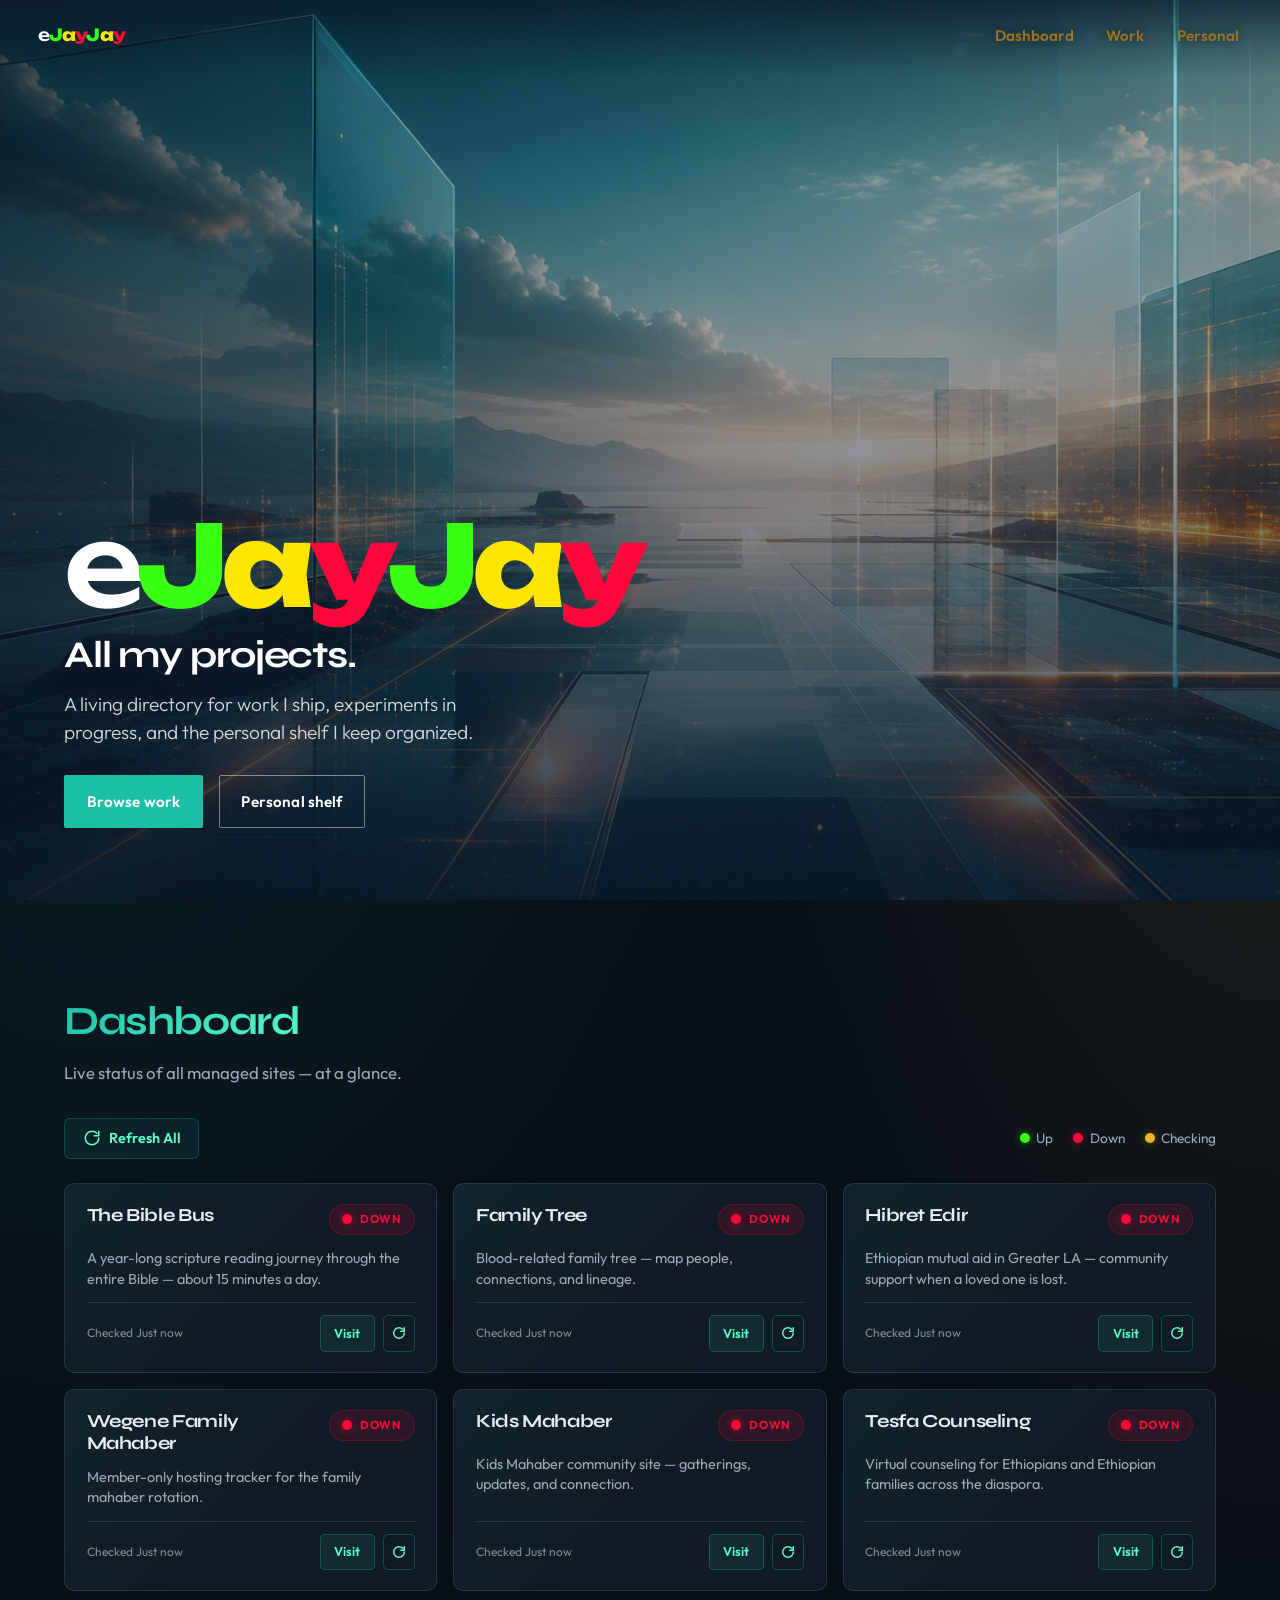
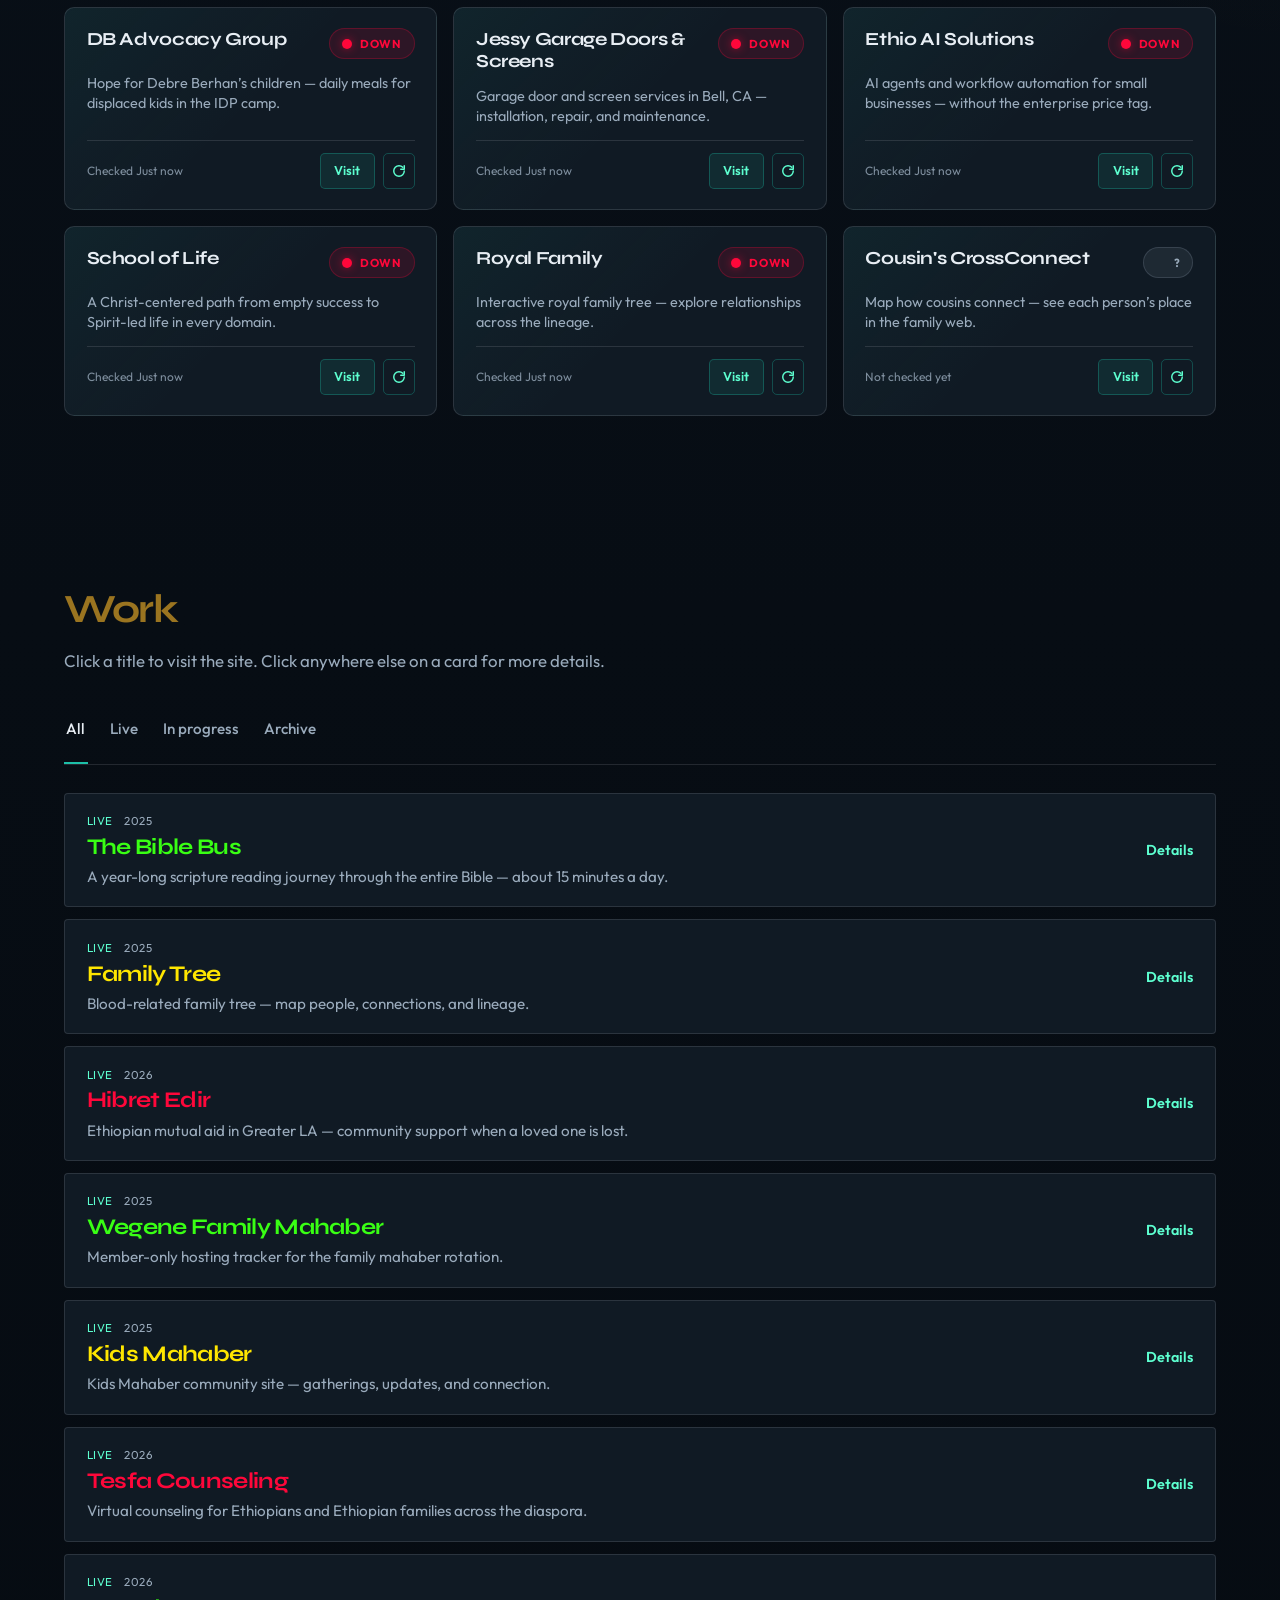
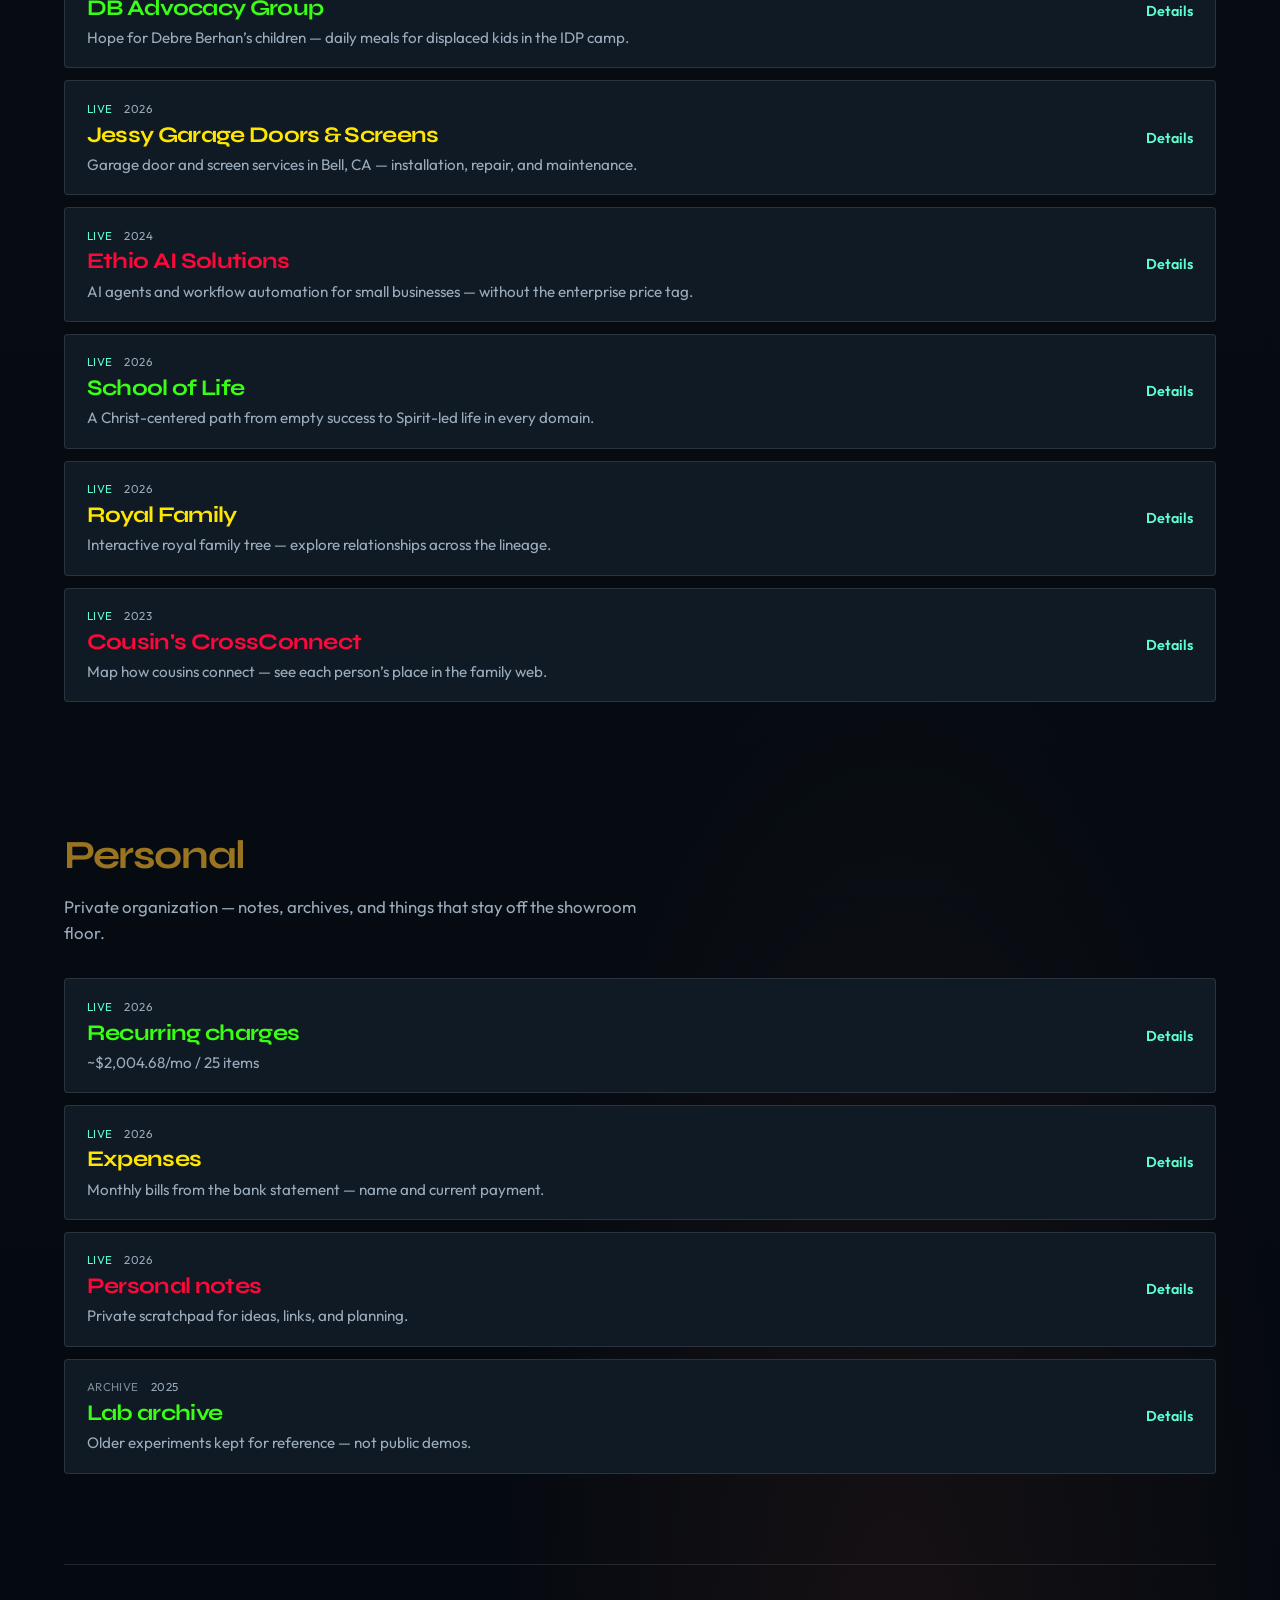
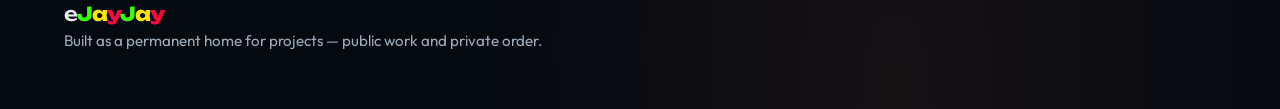
<file: index.html>
<!DOCTYPE html>
<html lang="en">
<head>
  <meta charset="utf-8">
  <meta name="viewport" content="width=device-width, initial-scale=1, viewport-fit=cover">
  <meta name="theme-color" content="#070d14">
  <title>eJayJay — projects hub</title>
  <meta name="description" content="eJayJay — all projects, in one place.">
  <link rel="preconnect" href="https://fonts.googleapis.com">
  <link rel="preconnect" href="https://fonts.gstatic.com" crossorigin>
  <link href="https://fonts.googleapis.com/css2?family=Outfit:wght@300;400;500;600;700&family=Syne:wght@600;700;800&family=Unbounded:wght@500;600;700;800;900&display=swap" rel="stylesheet">
  <link rel="stylesheet" href="/static/css/style.css">
</head>
<body>
<div class="grain" aria-hidden="true"></div>

<header class="top">
  <a class="top__mark" href="#top" aria-label="eJayJay"><span class="brand" aria-hidden="true"><span class="brand__e">e</span><span class="brand__j">J</span><span class="brand__a">a</span><span class="brand__y">y</span><span class="brand__j">J</span><span class="brand__a">a</span><span class="brand__y">y</span></span></a>
  <nav class="top__nav" aria-label="Primary">
    <a href="#dashboard">Dashboard</a>
    <a href="#work">Work</a>
    <a href="#personal">Personal</a>
  </nav>
</header>

<main id="top">
  <section class="hero" aria-label="Introduction">
    <div class="hero__media">
      <img
        src="/static/img/hero-atmosphere.png"
        alt=""
        width="1920"
        height="1080"
        fetchpriority="high"
        decoding="async"
        sizes="100vw"
      >
      <div class="hero__veil" aria-hidden="true"></div>
    </div>
    <div class="hero__content">
      <p class="hero__brand" aria-label="eJayJay"><span class="brand" aria-hidden="true"><span class="brand__e">e</span><span class="brand__j">J</span><span class="brand__a">a</span><span class="brand__y">y</span><span class="brand__j">J</span><span class="brand__a">a</span><span class="brand__y">y</span></span></p>
      <h1 class="hero__headline">All my projects.</h1>
      <p class="hero__lede">A living directory for work I ship, experiments in progress, and the personal shelf I keep organized.</p>
      <div class="hero__actions">
        <a class="btn btn--primary" href="#work">Browse work</a>
        <a class="btn btn--ghost" href="#personal">Personal shelf</a>
      </div>
    </div>
  </section>

  <section class="section section--dashboard" id="dashboard" aria-labelledby="dashboard-heading">
    <div class="section__intro">
      <h2 id="dashboard-heading">Dashboard</h2>
      <p>Live status of all managed sites — at a glance.</p>
    </div>

    <div class="dashboard">
      <div class="dashboard__controls">
        <button type="button" class="dashboard__refresh" id="refresh-status" aria-label="Refresh all statuses">
          <svg class="dashboard__refresh-icon" width="18" height="18" viewBox="0 0 24 24" fill="none" stroke="currentColor" stroke-width="2" stroke-linecap="round" stroke-linejoin="round">
            <path d="M21 12a9 9 0 1 1-9-9c2.52 0 4.83 1.04 6.5 2.72"/>
            <path d="M21 3v6h-6"/>
          </svg>
          <span>Refresh All</span>
        </button>
        <div class="dashboard__legend">
          <span class="dashboard__legend-item"><span class="status-dot status-dot--up"></span> Up</span>
          <span class="dashboard__legend-item"><span class="status-dot status-dot--down"></span> Down</span>
          <span class="dashboard__legend-item"><span class="status-dot status-dot--checking"></span> Checking</span>
        </div>
      </div>
      <div class="dashboard__grid" id="dashboard-grid">
        <!-- Cards rendered by JavaScript -->
      </div>
    </div>
  </section>

  <section class="section" id="work" aria-labelledby="work-heading">
    <div class="section__intro">
      <h2 id="work-heading">Work</h2>
      <p>Click a title to visit the site. Click anywhere else on a card for more details.</p>
    </div>

    <div class="filters" role="group" aria-label="Filter work">
      <button type="button" class="filter is-active" data-filter="all">All</button>
      <button type="button" class="filter" data-filter="live">Live</button>
      <button type="button" class="filter" data-filter="wip">In progress</button>
      <button type="button" class="filter" data-filter="archive">Archive</button>
    </div>

    <ul class="directory" data-directory="public"></ul>
  </section>

  <section class="section section--personal" id="personal" aria-labelledby="personal-heading">
    <div class="section__intro">
      <h2 id="personal-heading">Personal</h2>
      <p>Private organization — notes, archives, and things that stay off the showroom floor.</p>
    </div>

    <ul class="directory" data-directory="personal"></ul>
  </section>
</main>

<footer class="footer">
  <p class="footer__brand" aria-label="eJayJay"><span class="brand" aria-hidden="true"><span class="brand__e">e</span><span class="brand__j">J</span><span class="brand__a">a</span><span class="brand__y">y</span><span class="brand__j">J</span><span class="brand__a">a</span><span class="brand__y">y</span></span></p>
  <p class="footer__note">Built as a permanent home for projects — public work and private order.</p>
</footer>

<div class="detail" id="project-detail" hidden>
  <div class="detail__backdrop" data-close-detail tabindex="-1"></div>
  <aside
    class="detail__panel"
    role="dialog"
    aria-modal="true"
    aria-labelledby="detail-title"
  >
    <button type="button" class="detail__close" data-close-detail aria-label="Close details">×</button>
    <p class="detail__meta">
      <span class="detail__status" id="detail-status"></span>
      <span class="detail__year" id="detail-year"></span>
    </p>
    <h2 class="detail__title" id="detail-title"></h2>
    <p class="detail__tagline" id="detail-tagline"></p>
    <div class="detail__tags" id="detail-tags"></div>
    <div class="detail__about">
      <h3 class="detail__about-label">About</h3>
      <p class="detail__about-text" id="detail-about"></p>
    </div>
    <div class="detail__actions" id="detail-actions"></div>
  </aside>
</div>

<script src="/static/js/main.js" defer></script>
</body>
</html>
</file>
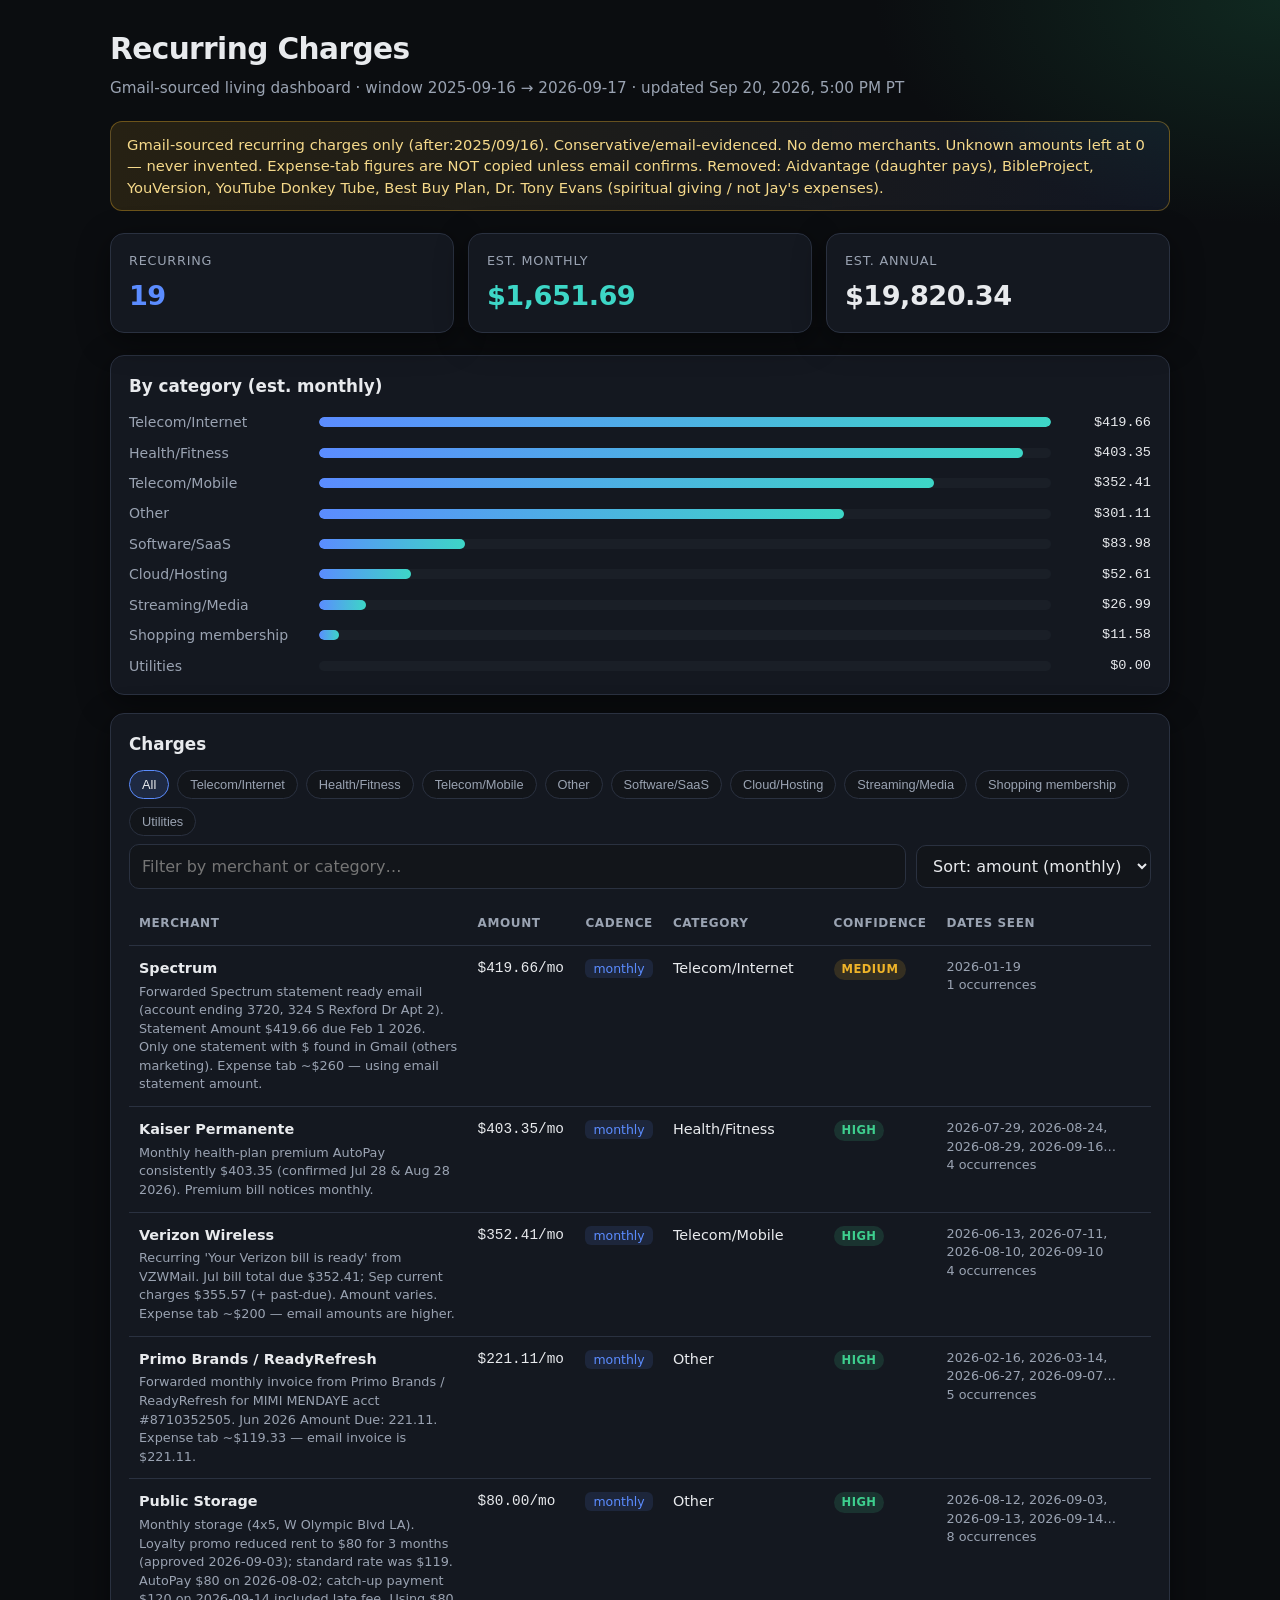
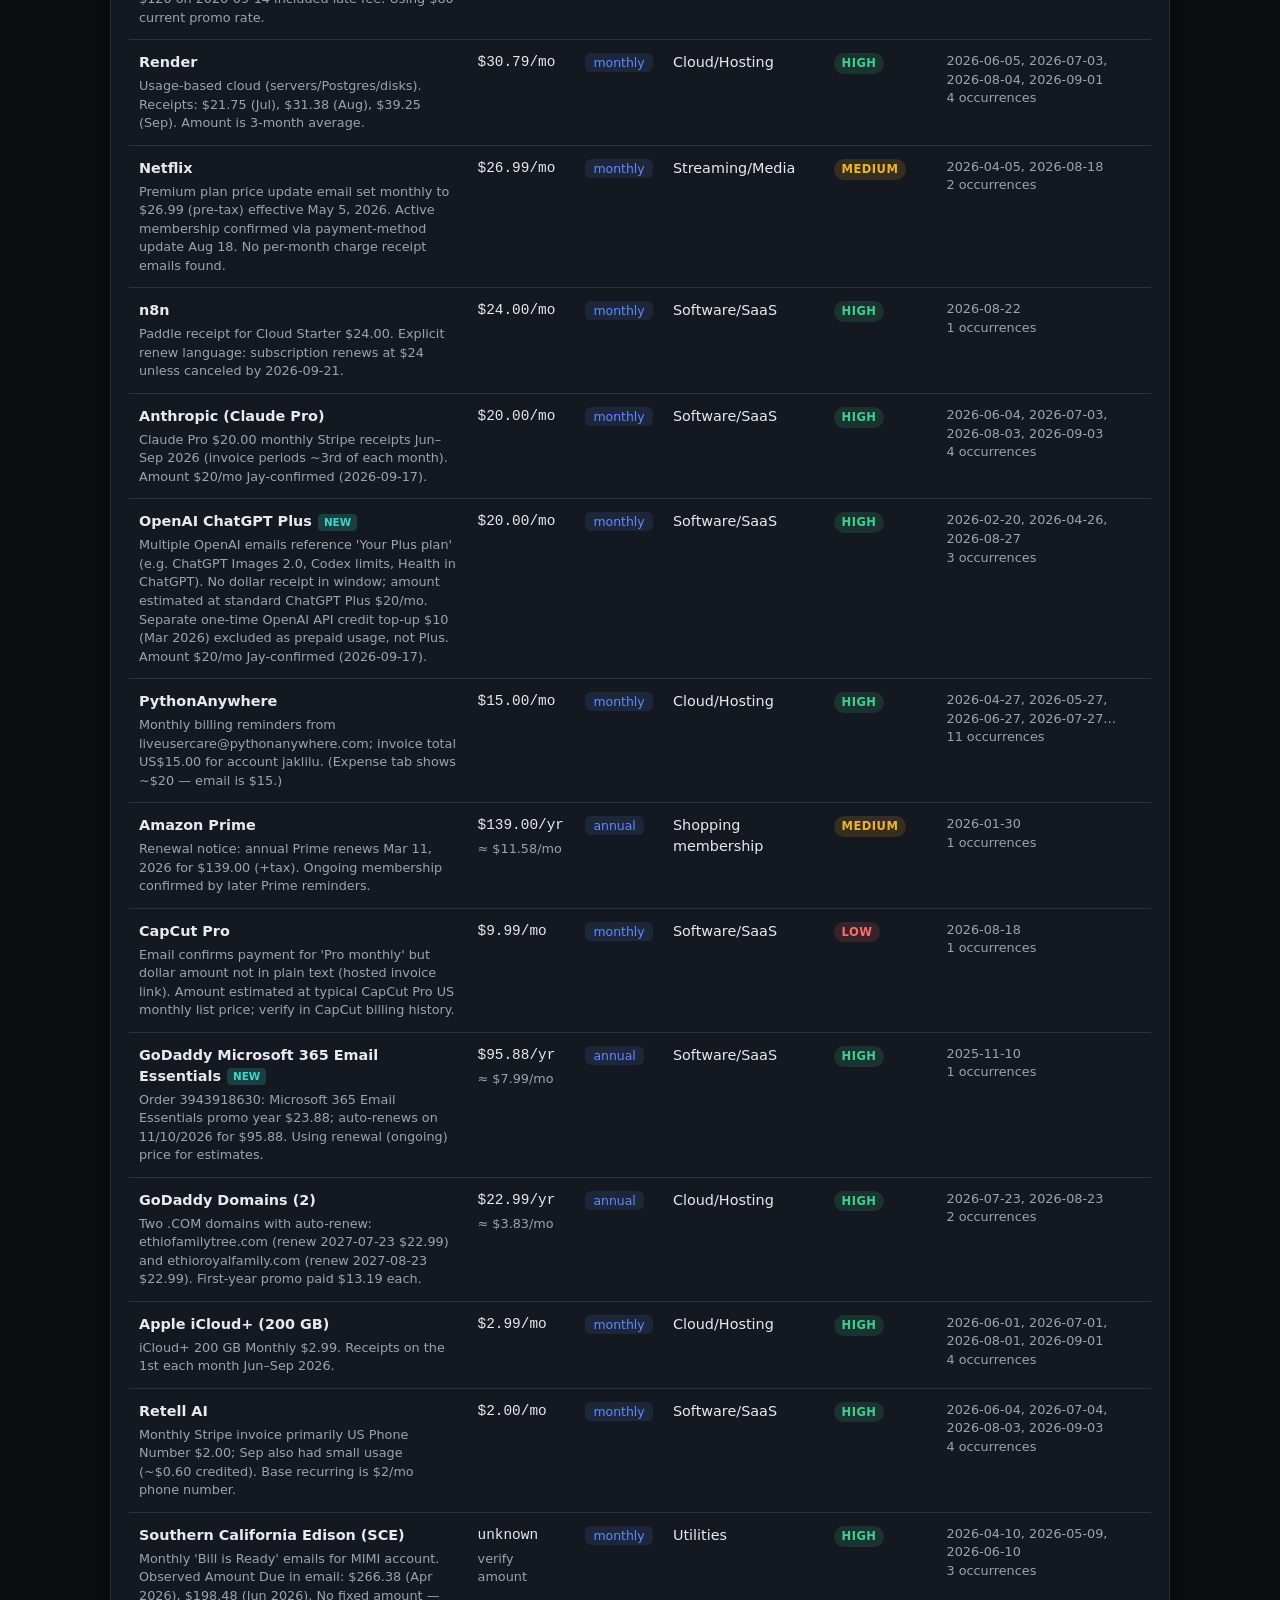
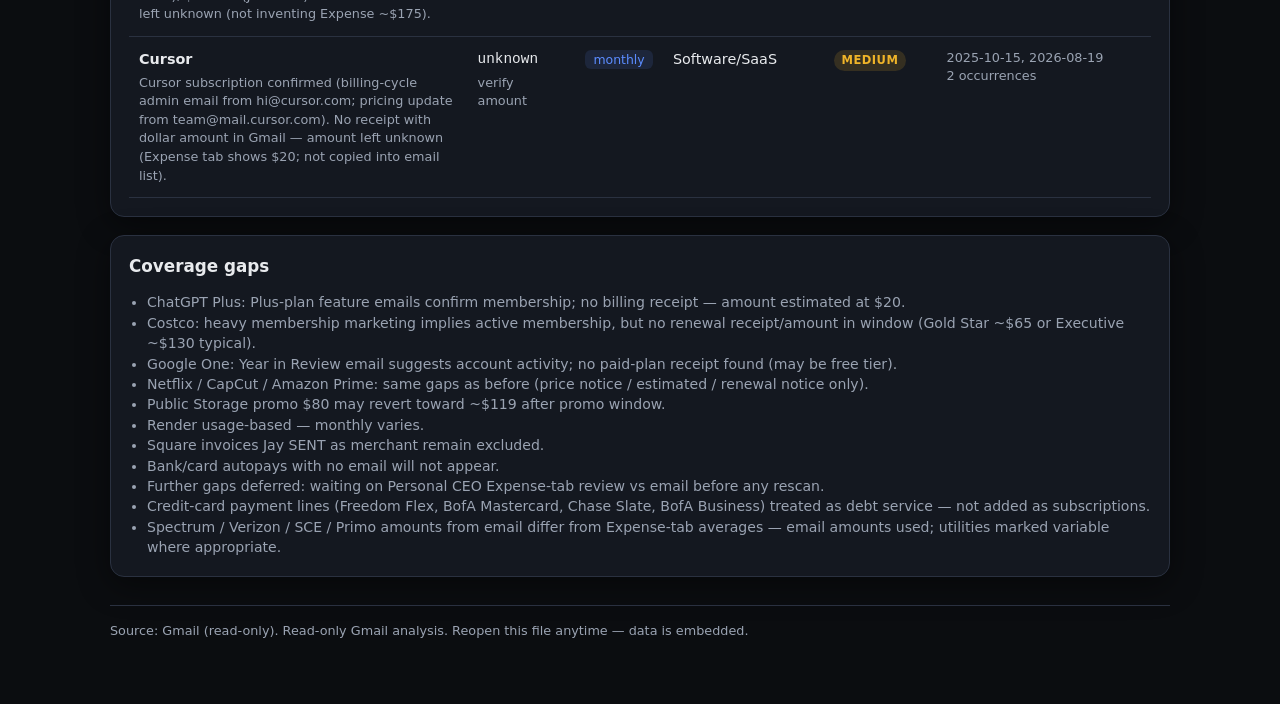
<file: personal/recurring-charges/index.html>
<!DOCTYPE html>
<html lang="en">
<head>
<meta charset="UTF-8" />
<meta name="viewport" content="width=device-width, initial-scale=1" />
<title>Recurring Charges</title>
<style>
  :root {
    --bg: #0b0d10;
    --bg2: #12151a;
    --bg3: #1a1f27;
    --border: #2a3140;
    --text: #e8eaed;
    --muted: #9aa3b2;
    --accent: #5b8cff;
    --accent2: #3dd6c6;
    --warn: #f0b429;
    --danger: #ff6b6b;
    --ok: #3ecf8e;
    --card: #141820;
    --shadow: 0 8px 32px rgba(0,0,0,.45);
    --radius: 14px;
    --font: "Segoe UI", system-ui, -apple-system, sans-serif;
    --mono: ui-monospace, SFMono-Regular, Menlo, Consolas, monospace;
  }
  * { box-sizing: border-box; }
  body {
    margin: 0;
    font-family: var(--font);
    background: radial-gradient(1200px 600px at 10% -10%, #152038 0%, transparent 55%),
                radial-gradient(900px 500px at 100% 0%, #102820 0%, transparent 45%),
                var(--bg);
    color: var(--text);
    min-height: 100vh;
    line-height: 1.45;
  }
  .wrap { max-width: 1100px; margin: 0 auto; padding: 28px 20px 64px; }
  header { margin-bottom: 22px; }
  h1 {
    font-size: 1.85rem;
    font-weight: 700;
    letter-spacing: -0.02em;
    margin: 0 0 6px;
  }
  .sub { color: var(--muted); font-size: .95rem; }
  .caveat {
    background: linear-gradient(90deg, rgba(240,180,41,.12), rgba(91,140,255,.08));
    border: 1px solid rgba(240,180,41,.35);
    color: #f5d98a;
    padding: 12px 16px;
    border-radius: 12px;
    margin: 18px 0 22px;
    font-size: .92rem;
  }
  .kpis {
    display: grid;
    grid-template-columns: repeat(3, 1fr);
    gap: 14px;
    margin-bottom: 22px;
  }
  @media (max-width: 720px) {
    .kpis { grid-template-columns: 1fr; }
  }
  .kpi {
    background: var(--card);
    border: 1px solid var(--border);
    border-radius: var(--radius);
    padding: 18px 18px 16px;
    box-shadow: var(--shadow);
  }
  .kpi .label { color: var(--muted); font-size: .8rem; text-transform: uppercase; letter-spacing: .06em; }
  .kpi .value { font-size: 1.7rem; font-weight: 700; margin-top: 6px; letter-spacing: -0.02em; }
  .kpi .value.accent { color: var(--accent2); }
  .kpi .value.blue { color: var(--accent); }
  .panel {
    background: var(--card);
    border: 1px solid var(--border);
    border-radius: var(--radius);
    padding: 18px;
    margin-bottom: 18px;
    box-shadow: var(--shadow);
  }
  .panel h2 {
    margin: 0 0 14px;
    font-size: 1.05rem;
    font-weight: 600;
  }
  .cats { display: flex; flex-direction: column; gap: 10px; }
  .cat-row { display: grid; grid-template-columns: 180px 1fr 90px; gap: 10px; align-items: center; }
  @media (max-width: 600px) {
    .cat-row { grid-template-columns: 1fr; gap: 4px; }
  }
  .cat-name { font-size: .88rem; color: var(--muted); }
  .bar-track {
    height: 10px;
    background: var(--bg3);
    border-radius: 999px;
    overflow: hidden;
  }
  .bar-fill {
    height: 100%;
    border-radius: 999px;
    background: linear-gradient(90deg, var(--accent), var(--accent2));
  }
  .cat-amt { text-align: right; font-variant-numeric: tabular-nums; font-family: var(--mono); font-size: .85rem; }
  .controls {
    display: flex; flex-wrap: wrap; gap: 10px; margin-bottom: 14px; align-items: center;
  }
  input[type="search"], select {
    background: var(--bg2);
    border: 1px solid var(--border);
    color: var(--text);
    border-radius: 10px;
    padding: 10px 12px;
    font: inherit;
    outline: none;
  }
  input[type="search"] { flex: 1; min-width: 180px; }
  input[type="search"]:focus, select:focus { border-color: var(--accent); }
  .chips { display: flex; flex-wrap: wrap; gap: 8px; margin-bottom: 8px; }
  .chip {
    border: 1px solid var(--border);
    background: var(--bg2);
    color: var(--muted);
    border-radius: 999px;
    padding: 6px 12px;
    font-size: .8rem;
    cursor: pointer;
  }
  .chip.active { border-color: var(--accent); color: var(--text); background: rgba(91,140,255,.15); }
  .table-wrap { overflow-x: auto; }
  table { width: 100%; border-collapse: collapse; font-size: .9rem; }
  th, td { padding: 12px 10px; text-align: left; border-bottom: 1px solid var(--border); vertical-align: top; }
  th { color: var(--muted); font-weight: 600; font-size: .75rem; text-transform: uppercase; letter-spacing: .05em; cursor: pointer; user-select: none; }
  th:hover { color: var(--text); }
  tr:hover td { background: rgba(255,255,255,.02); }
  .merchant { font-weight: 600; }
  .notes { color: var(--muted); font-size: .8rem; margin-top: 4px; max-width: 420px; }
  .badge {
    display: inline-block;
    padding: 2px 8px;
    border-radius: 999px;
    font-size: .72rem;
    font-weight: 600;
    text-transform: uppercase;
    letter-spacing: .04em;
  }
  .badge.high { background: rgba(62,207,142,.15); color: var(--ok); }
  .badge.medium { background: rgba(240,180,41,.15); color: var(--warn); }
  .badge.low { background: rgba(255,107,107,.15); color: var(--danger); }
  .cadence {
    font-size: .78rem;
    color: var(--accent);
    background: rgba(91,140,255,.12);
    padding: 2px 8px;
    border-radius: 6px;
  }
  .amt { font-family: var(--mono); font-variant-numeric: tabular-nums; white-space: nowrap; }
  .cards { display: none; flex-direction: column; gap: 12px; }
  @media (max-width: 800px) {
    .table-wrap { display: none; }
    .cards { display: flex; }
  }
  .card {
    background: var(--bg2);
    border: 1px solid var(--border);
    border-radius: 12px;
    padding: 14px;
  }
  .card-top { display: flex; justify-content: space-between; gap: 10px; align-items: flex-start; }
  .meta-row { display: flex; flex-wrap: wrap; gap: 8px; margin: 10px 0; }
  footer {
    margin-top: 28px;
    color: var(--muted);
    font-size: .8rem;
    border-top: 1px solid var(--border);
    padding-top: 16px;
  }
  .gaps ul { margin: 0; padding-left: 18px; color: var(--muted); font-size: .88rem; }
  .empty { color: var(--muted); padding: 20px; text-align: center; }
  .new-tag {
    display: inline-block;
    margin-left: 6px;
    font-size: .65rem;
    padding: 1px 6px;
    border-radius: 4px;
    background: rgba(61,214,198,.2);
    color: var(--accent2);
    vertical-align: middle;
  }
</style>
</head>
<body>
<div class="wrap">
  <header>
    <h1>Recurring Charges</h1>
    <div class="sub">Gmail-sourced living dashboard · window <span id="window"></span> · <span id="generated"></span></div>
  </header>

  <div class="caveat" id="caveat"></div>

  <section class="kpis">
    <div class="kpi"><div class="label">Recurring</div><div class="value blue" id="kpi-count">—</div></div>
    <div class="kpi"><div class="label">Est. monthly</div><div class="value accent" id="kpi-monthly">—</div></div>
    <div class="kpi"><div class="label">Est. annual</div><div class="value" id="kpi-annual">—</div></div>
  </section>

  <section class="panel">
    <h2>By category (est. monthly)</h2>
    <div class="cats" id="cats"></div>
  </section>

  <section class="panel">
    <h2>Charges</h2>
    <div class="chips" id="cat-chips"></div>
    <div class="controls">
      <input type="search" id="q" placeholder="Filter by merchant or category…" />
      <select id="sort">
        <option value="monthly">Sort: amount (monthly)</option>
        <option value="name">Sort: name</option>
        <option value="cadence">Sort: cadence</option>
        <option value="confidence">Sort: confidence</option>
      </select>
    </div>
    <div class="table-wrap">
      <table>
        <thead>
          <tr>
            <th data-sort="name">Merchant</th>
            <th data-sort="monthly">Amount</th>
            <th data-sort="cadence">Cadence</th>
            <th>Category</th>
            <th data-sort="confidence">Confidence</th>
            <th>Dates seen</th>
          </tr>
        </thead>
        <tbody id="tbody"></tbody>
      </table>
    </div>
    <div class="cards" id="cards"></div>
    <div class="empty" id="empty" style="display:none">No charges match your filter.</div>
  </section>

  <section class="panel gaps">
    <h2>Coverage gaps</h2>
    <ul id="gaps"></ul>
  </section>

  <footer>
    Source: <span id="source"></span>. Read-only Gmail analysis. Reopen this file anytime — data is embedded.
  </footer>
</div>

<script type="application/json" id="data">{
  "generated_at": "2026-09-21T00:00:00+00:00",
  "timezone": "America/Los_Angeles",
  "window": {
    "after": "2025-09-16",
    "through": "2026-09-17",
    "query_note": "after:2025/09/16 (last 1 year)"
  },
  "source": "Gmail (read-only)",
  "caveat": "Gmail-sourced recurring charges only (after:2025/09/16). Conservative/email-evidenced. No demo merchants. Unknown amounts left at 0 — never invented. Expense-tab figures are NOT copied unless email confirms. Removed: Aidvantage (daughter pays), BibleProject, YouVersion, YouTube Donkey Tube, Best Buy Plan, Dr. Tony Evans (spiritual giving / not Jay's expenses).",
  "summary": {
    "recurring_count": 19,
    "previous_recurring_count": 12,
    "new_since_previous": 7,
    "est_monthly_total": 1651.69,
    "est_annual_total": 19820.34,
    "currency": "USD",
    "by_category": {
      "Telecom/Internet": 419.66,
      "Health/Fitness": 403.35,
      "Telecom/Mobile": 352.41,
      "Other": 301.11,
      "Software/SaaS": 83.98,
      "Cloud/Hosting": 52.61,
      "Streaming/Media": 26.99,
      "Shopping membership": 11.58,
      "Utilities": 0.0
    },
    "quality": "conservative_email_evidenced",
    "banned_demo_merchants_present": false,
    "last_gap_pass": "2026-09-17 targeted Expense-gap search",
    "additions_this_pass": [
      "PythonAnywhere",
      "Verizon Wireless",
      "Southern California Edison (SCE)",
      "Spectrum",
      "Primo Brands / ReadyRefresh",
      "Cursor"
    ]
  },
  "charges": [
    {
      "merchant": "Spectrum",
      "category": "Telecom/Internet",
      "amount": 419.66,
      "currency": "USD",
      "cadence": "monthly",
      "est_monthly": 419.66,
      "est_annual": 5035.92,
      "confidence": "medium",
      "amount_status": "email_evidenced",
      "dates_seen": [
        "2026-01-19"
      ],
      "occurrence_count": 1,
      "notes": "Forwarded Spectrum statement ready email (account ending 3720, 324 S Rexford Dr Apt 2). Statement Amount $419.66 due Feb 1 2026. Only one statement with $ found in Gmail (others marketing). Expense tab ~$260 — using email statement amount.",
      "sample_subjects": [
        "Fw: Your Spectrum Statement is Ready"
      ],
      "thread_ids": [
        "19bd832817473b47"
      ]
    },
    {
      "id": "kaiser-permanente-premium",
      "merchant": "Kaiser Permanente",
      "category": "Health/Fitness",
      "amount": 403.35,
      "currency": "USD",
      "cadence": "monthly",
      "est_monthly": 403.35,
      "est_annual": 4840.2,
      "dates_seen": [
        "2026-05-22",
        "2026-05-29",
        "2026-06-24",
        "2026-06-30",
        "2026-07-24",
        "2026-07-29",
        "2026-08-24",
        "2026-08-29",
        "2026-09-16"
      ],
      "occurrence_count": 4,
      "confidence": "high",
      "notes": "Monthly health-plan premium AutoPay consistently $403.35 (confirmed Jul 28 & Aug 28 2026). Premium bill notices monthly.",
      "sample_subjects": [
        "Your AutoPayment has been Processed",
        "Your premium bill is available",
        "Upcoming Scheduled AutoPayment"
      ],
      "thread_ids": [
        "1a04fcb7d5687e49",
        "19fb02499e5420c3",
        "1a0a889e9571d654",
        "19fff41c99909c49"
      ]
    },
    {
      "merchant": "Verizon Wireless",
      "category": "Telecom/Mobile",
      "amount": 352.41,
      "currency": "USD",
      "cadence": "monthly",
      "est_monthly": 352.41,
      "est_annual": 4228.92,
      "confidence": "high",
      "amount_status": "email_evidenced_variable",
      "dates_seen": [
        "2026-06-13",
        "2026-07-11",
        "2026-08-10",
        "2026-09-10"
      ],
      "occurrence_count": 4,
      "notes": "Recurring 'Your Verizon bill is ready' from VZWMail. Jul bill total due $352.41; Sep current charges $355.57 (+ past-due). Amount varies. Expense tab ~$200 — email amounts are higher.",
      "sample_subjects": [
        "Your Verizon bill is ready.",
        "Your Verizon bill is ready–action needed."
      ],
      "thread_ids": [
        "19f51e5e72384993",
        "1a08d0670dc580ed"
      ]
    },
    {
      "merchant": "Primo Brands / ReadyRefresh",
      "category": "Other",
      "amount": 221.11,
      "currency": "USD",
      "cadence": "monthly",
      "est_monthly": 221.11,
      "est_annual": 2653.32,
      "confidence": "high",
      "amount_status": "email_evidenced",
      "dates_seen": [
        "2026-02-01",
        "2026-02-16",
        "2026-03-14",
        "2026-06-27",
        "2026-09-07"
      ],
      "occurrence_count": 5,
      "notes": "Forwarded monthly invoice from Primo Brands / ReadyRefresh for MIMI MENDAYE acct #8710352505. Jun 2026 Amount Due: 221.11. Expense tab ~$119.33 — email invoice is $221.11.",
      "sample_subjects": [
        "Fw: Your attached invoice is ready",
        "Thank you for your order Mimi!"
      ],
      "thread_ids": [
        "19f0a6978a6f3e0e"
      ]
    },
    {
      "id": "public-storage-olympic",
      "merchant": "Public Storage",
      "category": "Other",
      "amount": 80.0,
      "currency": "USD",
      "cadence": "monthly",
      "est_monthly": 80.0,
      "est_annual": 960.0,
      "dates_seen": [
        "2026-06-13",
        "2026-07-04",
        "2026-07-12",
        "2026-08-05",
        "2026-08-12",
        "2026-09-03",
        "2026-09-13",
        "2026-09-14"
      ],
      "occurrence_count": 8,
      "confidence": "high",
      "notes": "Monthly storage (4x5, W Olympic Blvd LA). Loyalty promo reduced rent to $80 for 3 months (approved 2026-09-03); standard rate was $119. AutoPay $80 on 2026-08-02; catch-up payment $120 on 2026-09-14 included late fee. Using $80 current promo rate.",
      "sample_subjects": [
        "We've received your payment",
        "Your AutoPay confirmation",
        "Your monthly statement",
        "Your Account Review Request - Approved"
      ],
      "thread_ids": [
        "1a0a1d608be8dd3c",
        "19fd33f8ea857717",
        "1a09c09d55a5e761",
        "1a068c12fd18578d"
      ]
    },
    {
      "id": "render-cloud",
      "merchant": "Render",
      "category": "Cloud/Hosting",
      "amount": 30.79,
      "currency": "USD",
      "cadence": "monthly",
      "est_monthly": 30.79,
      "est_annual": 369.48,
      "dates_seen": [
        "2026-06-05",
        "2026-07-03",
        "2026-08-04",
        "2026-09-01"
      ],
      "occurrence_count": 4,
      "confidence": "high",
      "notes": "Usage-based cloud (servers/Postgres/disks). Receipts: $21.75 (Jul), $31.38 (Aug), $39.25 (Sep). Amount is 3-month average.",
      "sample_subjects": [
        "Your receipt from Render Services, Inc dba Render #2730-3071",
        "Your receipt from Render Services, Inc dba Render #2833-4198",
        "Your receipt from Render Services, Inc dba Render #2109-8522"
      ],
      "thread_ids": [
        "1a05d9ec7aef2b64",
        "19fcbaa49567c704",
        "19f29db6a26decd6",
        "19e9592c11713145"
      ]
    },
    {
      "id": "netflix-premium",
      "merchant": "Netflix",
      "category": "Streaming/Media",
      "amount": 26.99,
      "currency": "USD",
      "cadence": "monthly",
      "est_monthly": 26.99,
      "est_annual": 323.88,
      "dates_seen": [
        "2026-04-05",
        "2026-08-18"
      ],
      "occurrence_count": 2,
      "confidence": "medium",
      "notes": "Premium plan price update email set monthly to $26.99 (pre-tax) effective May 5, 2026. Active membership confirmed via payment-method update Aug 18. No per-month charge receipt emails found.",
      "sample_subjects": [
        "Price update coming soon",
        "Your payment information has been updated"
      ],
      "thread_ids": [
        "19d5ce2e6ee13a73",
        "1a0173083af5e2f6"
      ]
    },
    {
      "id": "n8n-cloud-starter",
      "merchant": "n8n",
      "category": "Software/SaaS",
      "amount": 24.0,
      "currency": "USD",
      "cadence": "monthly",
      "est_monthly": 24.0,
      "est_annual": 288.0,
      "dates_seen": [
        "2026-08-22"
      ],
      "occurrence_count": 1,
      "confidence": "high",
      "notes": "Paddle receipt for Cloud Starter $24.00. Explicit renew language: subscription renews at $24 unless canceled by 2026-09-21.",
      "sample_subjects": [
        "Your n8n receipt"
      ],
      "thread_ids": [
        "1a02708f7053568e"
      ]
    },
    {
      "id": "anthropic-claude-pro",
      "merchant": "Anthropic (Claude Pro)",
      "category": "Software/SaaS",
      "amount": 20.0,
      "currency": "USD",
      "cadence": "monthly",
      "est_monthly": 20.0,
      "est_annual": 240.0,
      "dates_seen": [
        "2026-06-04",
        "2026-07-03",
        "2026-08-03",
        "2026-09-03"
      ],
      "occurrence_count": 4,
      "confidence": "high",
      "notes": "Claude Pro $20.00 monthly Stripe receipts Jun–Sep 2026 (invoice periods ~3rd of each month). Amount $20/mo Jay-confirmed (2026-09-17).",
      "sample_subjects": [
        "Your receipt from Anthropic, PBC #2900-0434-0677",
        "Your receipt from Anthropic, PBC #2844-3763-6476",
        "Your receipt from Anthropic, PBC #2174-5272-3576"
      ],
      "thread_ids": [
        "1a06a5eaf6d5786c",
        "19fcab944a7a7530",
        "19f2b14259bf5b12",
        "19e905c1f2a22184"
      ]
    },
    {
      "id": "openai-chatgpt-plus",
      "merchant": "OpenAI ChatGPT Plus",
      "category": "Software/SaaS",
      "amount": 20.0,
      "currency": "USD",
      "cadence": "monthly",
      "est_monthly": 20.0,
      "est_annual": 240.0,
      "dates_seen": [
        "2026-02-20",
        "2026-04-26",
        "2026-08-27"
      ],
      "occurrence_count": 3,
      "confidence": "high",
      "notes": "Multiple OpenAI emails reference 'Your Plus plan' (e.g. ChatGPT Images 2.0, Codex limits, Health in ChatGPT). No dollar receipt in window; amount estimated at standard ChatGPT Plus $20/mo. Separate one-time OpenAI API credit top-up $10 (Mar 2026) excluded as prepaid usage, not Plus. Amount $20/mo Jay-confirmed (2026-09-17).",
      "sample_subjects": [
        "Meet ChatGPT Images 2.0",
        "Codex now has 2x usage limits",
        "You now have access to Health in ChatGPT"
      ],
      "thread_ids": [
        "19dcb19e8bcb4dfd",
        "19c7861ff0054d08",
        "1a044f2843cacf32"
      ]
    },
    {
      "merchant": "PythonAnywhere",
      "category": "Cloud/Hosting",
      "amount": 15.0,
      "currency": "USD",
      "cadence": "monthly",
      "est_monthly": 15.0,
      "est_annual": 180.0,
      "confidence": "high",
      "amount_status": "email_evidenced",
      "dates_seen": [
        "2025-09-28",
        "2025-10-28",
        "2025-11-28",
        "2025-12-28",
        "2026-01-28",
        "2026-02-28",
        "2026-03-27",
        "2026-04-27",
        "2026-05-27",
        "2026-06-27",
        "2026-07-27"
      ],
      "occurrence_count": 11,
      "notes": "Monthly billing reminders from liveusercare@pythonanywhere.com; invoice total US$15.00 for account jaklilu. (Expense tab shows ~$20 — email is $15.)",
      "sample_subjects": [
        "[PythonAnywhere] Billing Reminder"
      ],
      "thread_ids": [
        "19fa49f92dcb6d38"
      ]
    },
    {
      "id": "amazon-prime-annual",
      "merchant": "Amazon Prime",
      "category": "Shopping membership",
      "amount": 139.0,
      "currency": "USD",
      "cadence": "annual",
      "est_monthly": 11.58,
      "est_annual": 139.0,
      "dates_seen": [
        "2026-01-30"
      ],
      "occurrence_count": 1,
      "confidence": "medium",
      "notes": "Renewal notice: annual Prime renews Mar 11, 2026 for $139.00 (+tax). Ongoing membership confirmed by later Prime reminders.",
      "sample_subjects": [
        "Behailu Aklilu, Your Prime membership renews soon.",
        "Reminder: podcasts are included with your Prime membership."
      ],
      "thread_ids": [
        "19c11284f7ef955e",
        "1a09b9fbae8afebf"
      ]
    },
    {
      "id": "capcut-pro-monthly",
      "merchant": "CapCut Pro",
      "category": "Software/SaaS",
      "amount": 9.99,
      "currency": "USD",
      "cadence": "monthly",
      "est_monthly": 9.99,
      "est_annual": 119.88,
      "dates_seen": [
        "2026-08-18"
      ],
      "occurrence_count": 1,
      "confidence": "low",
      "notes": "Email confirms payment for 'Pro monthly' but dollar amount not in plain text (hosted invoice link). Amount estimated at typical CapCut Pro US monthly list price; verify in CapCut billing history.",
      "sample_subjects": [
        "You can now request your invoice from CapCut",
        "You received a new receipt from CapCut"
      ],
      "thread_ids": [
        "1a012ab3a46ec21f",
        "1a012ae0adf86088"
      ]
    },
    {
      "id": "godaddy-microsoft-365-email-essentials",
      "merchant": "GoDaddy Microsoft 365 Email Essentials",
      "category": "Software/SaaS",
      "amount": 95.88,
      "currency": "USD",
      "cadence": "annual",
      "est_monthly": 7.99,
      "est_annual": 95.88,
      "dates_seen": [
        "2025-11-10"
      ],
      "occurrence_count": 1,
      "confidence": "high",
      "notes": "Order 3943918630: Microsoft 365 Email Essentials promo year $23.88; auto-renews on 11/10/2026 for $95.88. Using renewal (ongoing) price for estimates.",
      "sample_subjects": [
        "Jay Aklilu, thank you for your order."
      ],
      "thread_ids": [
        "19a6fced43929096"
      ]
    },
    {
      "id": "godaddy-domains",
      "merchant": "GoDaddy Domains (2)",
      "category": "Cloud/Hosting",
      "amount": 22.99,
      "currency": "USD",
      "cadence": "annual",
      "est_monthly": 3.83,
      "est_annual": 45.98,
      "dates_seen": [
        "2026-07-23",
        "2026-08-23"
      ],
      "occurrence_count": 2,
      "confidence": "high",
      "notes": "Two .COM domains with auto-renew: ethiofamilytree.com (renew 2027-07-23 $22.99) and ethioroyalfamily.com (renew 2027-08-23 $22.99). First-year promo paid $13.19 each.",
      "sample_subjects": [
        "Jay Aklilu, thank you for your order."
      ],
      "thread_ids": [
        "19f921b1bddf60e2",
        "1a02fbfbddea318b"
      ]
    },
    {
      "id": "apple-icloud-plus-200gb",
      "merchant": "Apple iCloud+ (200 GB)",
      "category": "Cloud/Hosting",
      "amount": 2.99,
      "currency": "USD",
      "cadence": "monthly",
      "est_monthly": 2.99,
      "est_annual": 35.88,
      "dates_seen": [
        "2026-06-01",
        "2026-07-01",
        "2026-08-01",
        "2026-09-01"
      ],
      "occurrence_count": 4,
      "confidence": "high",
      "notes": "iCloud+ 200 GB Monthly $2.99. Receipts on the 1st each month Jun–Sep 2026.",
      "sample_subjects": [
        "Your receipt from Apple."
      ],
      "thread_ids": [
        "1a05dda272bceb46",
        "19fbdc96c04eb34c",
        "19f1e8932dd20152",
        "19e83464f2283a22"
      ]
    },
    {
      "id": "retell-ai",
      "merchant": "Retell AI",
      "category": "Software/SaaS",
      "amount": 2.0,
      "currency": "USD",
      "cadence": "monthly",
      "est_monthly": 2.0,
      "est_annual": 24.0,
      "dates_seen": [
        "2026-06-04",
        "2026-07-04",
        "2026-08-03",
        "2026-09-03"
      ],
      "occurrence_count": 4,
      "confidence": "high",
      "notes": "Monthly Stripe invoice primarily US Phone Number $2.00; Sep also had small usage (~$0.60 credited). Base recurring is $2/mo phone number.",
      "sample_subjects": [
        "Your receipt from Retell AI #2604-4512",
        "Your receipt from Retell AI #2204-5800"
      ],
      "thread_ids": [
        "1a06aa1f609a013f",
        "19fcafaff668b833",
        "19f2b568b53618ca",
        "19e90d7a680cbfbe"
      ]
    },
    {
      "merchant": "Southern California Edison (SCE)",
      "category": "Utilities",
      "amount": 0.0,
      "currency": "USD",
      "cadence": "monthly",
      "est_monthly": 0.0,
      "est_annual": 0.0,
      "confidence": "high",
      "amount_status": "unknown_variable",
      "dates_seen": [
        "2026-04-10",
        "2026-05-09",
        "2026-06-10"
      ],
      "occurrence_count": 3,
      "notes": "Monthly 'Bill is Ready' emails for MIMI account. Observed Amount Due in email: $266.38 (Apr 2026), $198.48 (Jun 2026). No fixed amount — left unknown (not inventing Expense ~$175).",
      "sample_subjects": [
        "Bill is Ready"
      ],
      "thread_ids": [
        "19d79744d00f8396",
        "19eb39e5e6993233"
      ],
      "observed_amounts": [
        266.38,
        198.48
      ]
    },
    {
      "merchant": "Cursor",
      "category": "Software/SaaS",
      "amount": 0.0,
      "currency": "USD",
      "cadence": "monthly",
      "est_monthly": 0.0,
      "est_annual": 0.0,
      "confidence": "medium",
      "amount_status": "unknown",
      "dates_seen": [
        "2025-10-15",
        "2026-08-19"
      ],
      "occurrence_count": 2,
      "notes": "Cursor subscription confirmed (billing-cycle admin email from hi@cursor.com; pricing update from team@mail.cursor.com). No receipt with dollar amount in Gmail — amount left unknown (Expense tab shows $20; not copied into email list).",
      "sample_subjects": [
        "We're simplifying Cursor billing cycles",
        "Increased included usage and update to Auto pricing"
      ],
      "thread_ids": [
        "199e755e47f877e4",
        "1a01ac41d604baf4"
      ]
    }
  ],
  "excluded_one_time_sample": [
    {
      "merchant": "Thrive Market",
      "reason": "Annual membership $59.95 charged 2026-08-22 then canceled/refunded 2026-08-26 — not an ongoing recurring.",
      "dates": [
        "2026-08-22",
        "2026-08-26"
      ],
      "thread_ids": [
        "1a02d269c1ce2523",
        "1a03fb68fcd316af"
      ]
    },
    {
      "merchant": "Ethio Family Tree",
      "reason": "Multiple same-day 'New subscriber / Thank you for your payment' on 2026-08-22 look like one-time family-page purchases, not a repeating cadence.",
      "dates": [
        "2026-08-22"
      ],
      "thread_ids": [
        "1a02b66363e233fb",
        "1a02bb7d5c9ec061"
      ]
    },
    {
      "merchant": "Waymo",
      "reason": "Ride receipts (sporadic) — one-time trips, not subscription.",
      "dates": [
        "2026-07-13",
        "2026-09-07"
      ]
    },
    {
      "merchant": "Ferguson Home (PayPal)",
      "reason": "One-time $16.45 retail purchase.",
      "dates": [
        "2026-09-08"
      ]
    },
    {
      "merchant": "Gift Nest / Link",
      "reason": "Single receipt; no renewal language or repeat pattern.",
      "dates": [
        "2026-08-30"
      ]
    },
    {
      "merchant": "Laundry Breeze",
      "reason": "Single laundry receipt — not recurring subscription.",
      "dates": [
        "2026-08-28"
      ]
    },
    {
      "merchant": "Equinox / LA Fitness marketing",
      "reason": "Join/offer marketing only; no active membership charge emails.",
      "dates": [
        "2026-09-07",
        "2026-09-16"
      ]
    },
    {
      "merchant": "OpenAI API credit top-up",
      "reason": "One-time $10.00 API credit funding (Mar 27 2026) — prepaid usage balance, not a fixed recurring subscription.",
      "dates": [
        "2026-03-27"
      ],
      "thread_ids": [
        "19d317bc1f3771e8"
      ]
    },
    {
      "merchant": "Amazon Music",
      "reason": "Subscription ended / payment failed in window — not active recurring.",
      "dates": []
    },
    {
      "merchant": "Wikimedia",
      "reason": "Renewal solicitations only; no active recurring gift confirmed.",
      "dates": []
    },
    {
      "merchant": "Experian membership marketing",
      "reason": "Membership ID / promo emails; no clear charge amount or renewal receipt.",
      "dates": []
    }
  ],
  "coverage_gaps": [
    "ChatGPT Plus: Plus-plan feature emails confirm membership; no billing receipt — amount estimated at $20.",
    "Costco: heavy membership marketing implies active membership, but no renewal receipt/amount in window (Gold Star ~$65 or Executive ~$130 typical).",
    "Google One: Year in Review email suggests account activity; no paid-plan receipt found (may be free tier).",
    "Netflix / CapCut / Amazon Prime: same gaps as before (price notice / estimated / renewal notice only).",
    "Public Storage promo $80 may revert toward ~$119 after promo window.",
    "Render usage-based — monthly varies.",
    "Square invoices Jay SENT as merchant remain excluded.",
    "Bank/card autopays with no email will not appear.",
    "Further gaps deferred: waiting on Personal CEO Expense-tab review vs email before any rescan.",
    "Credit-card payment lines (Freedom Flex, BofA Mastercard, Chase Slate, BofA Business) treated as debt service — not added as subscriptions.",
    "Spectrum / Verizon / SCE / Primo amounts from email differ from Expense-tab averages — email amounts used; utilities marked variable where appropriate."
  ],
  "meta": {
    "threads_scanned_approx": 900,
    "deep_reads_approx": 55,
    "search_queries": 20,
    "deepen_pass": true,
    "newly_added_merchants": [
      "GoDaddy Microsoft 365 Email Essentials",
      "OpenAI ChatGPT Plus"
    ]
  }
}</script>
<script>
(function () {
  const DATA = JSON.parse(document.getElementById("data").textContent);
  const NEW_IDS = new Set((DATA.meta && DATA.meta.newly_added_merchants) || []);
  // map merchant names from newly_added list
  const newMerchants = new Set(DATA.meta?.newly_added_merchants || []);

  const money = (n) => "$" + Number(n || 0).toLocaleString(undefined, { minimumFractionDigits: 2, maximumFractionDigits: 2 });
  const fmtDate = (iso) => {
    try {
      const d = new Date(iso);
      return d.toLocaleString("en-US", { timeZone: DATA.timezone || "America/Los_Angeles", month: "short", day: "numeric", year: "numeric", hour: "numeric", minute: "2-digit" }) + " PT";
    } catch { return iso; }
  };

  document.getElementById("window").textContent = `${DATA.window.after} → ${DATA.window.through}`;
  document.getElementById("generated").textContent = "updated " + fmtDate(DATA.generated_at);
  document.getElementById("caveat").textContent = DATA.caveat;
  document.getElementById("source").textContent = DATA.source;
  document.getElementById("kpi-count").textContent = DATA.summary.recurring_count;
  document.getElementById("kpi-monthly").textContent = money(DATA.summary.est_monthly_total);
  document.getElementById("kpi-annual").textContent = money(DATA.summary.est_annual_total);

  const catsEl = document.getElementById("cats");
  const maxCat = Math.max(...Object.values(DATA.summary.by_category), 1);
  Object.entries(DATA.summary.by_category).forEach(([name, amt]) => {
    const row = document.createElement("div");
    row.className = "cat-row";
    row.innerHTML = `<div class="cat-name">${name}</div>
      <div class="bar-track"><div class="bar-fill" style="width:${(amt/maxCat)*100}%"></div></div>
      <div class="cat-amt">${money(amt)}</div>`;
    catsEl.appendChild(row);
  });

  const gaps = document.getElementById("gaps");
  (DATA.coverage_gaps || []).forEach((g) => {
    const li = document.createElement("li");
    li.textContent = g;
    gaps.appendChild(li);
  });

  let activeCat = "all";
  let sortKey = "monthly";
  const chips = document.getElementById("cat-chips");
  const cats = ["all", ...Object.keys(DATA.summary.by_category)];
  cats.forEach((c) => {
    const b = document.createElement("button");
    b.type = "button";
    b.className = "chip" + (c === "all" ? " active" : "");
    b.textContent = c === "all" ? "All" : c;
    b.addEventListener("click", () => {
      activeCat = c;
      [...chips.children].forEach((x) => x.classList.toggle("active", x === b));
      render();
    });
    chips.appendChild(b);
  });

  const confRank = { high: 3, medium: 2, low: 1 };
  function filtered() {
    const q = document.getElementById("q").value.trim().toLowerCase();
    let rows = DATA.charges.slice();
    if (activeCat !== "all") rows = rows.filter((r) => r.category === activeCat);
    if (q) rows = rows.filter((r) => (r.merchant + " " + r.category + " " + (r.notes || "")).toLowerCase().includes(q));
    rows.sort((a, b) => {
      if (sortKey === "name") return a.merchant.localeCompare(b.merchant);
      if (sortKey === "cadence") return a.cadence.localeCompare(b.cadence) || b.est_monthly - a.est_monthly;
      if (sortKey === "confidence") return (confRank[b.confidence] || 0) - (confRank[a.confidence] || 0) || b.est_monthly - a.est_monthly;
      return b.est_monthly - a.est_monthly;
    });
    return rows;
  }

  function amountCell(r) {
    if (r.cadence === "annual") {
      return `<div class="amt">${money(r.amount)}/yr</div><div class="notes">≈ ${money(r.est_monthly)}/mo</div>`;
    }
    if (!r.amount && r.amount !== 0) return `<div class="amt">—</div>`;
    if (r.amount === 0) return `<div class="amt">unknown</div><div class="notes">verify amount</div>`;
    return `<div class="amt">${money(r.amount)}/mo</div>`;
  }

  function isNew(r) {
    return newMerchants.has(r.merchant);
  }

  function render() {
    const rows = filtered();
    const tbody = document.getElementById("tbody");
    const cards = document.getElementById("cards");
    const empty = document.getElementById("empty");
    tbody.innerHTML = "";
    cards.innerHTML = "";
    empty.style.display = rows.length ? "none" : "block";
    rows.forEach((r) => {
      const newTag = isNew(r) ? '<span class="new-tag">NEW</span>' : "";
      const dates = (r.dates_seen || []).slice(-4).join(", ") + ((r.dates_seen || []).length > 4 ? "…" : "");
      const tr = document.createElement("tr");
      tr.innerHTML = `
        <td><div class="merchant">${r.merchant}${newTag}</div><div class="notes">${r.notes || ""}</div></td>
        <td>${amountCell(r)}</td>
        <td><span class="cadence">${r.cadence}</span></td>
        <td>${r.category}</td>
        <td><span class="badge ${r.confidence}">${r.confidence}</span></td>
        <td class="notes">${dates}<div>${r.occurrence_count || 0} occurrences</div></td>`;
      tbody.appendChild(tr);

      const card = document.createElement("div");
      card.className = "card";
      card.innerHTML = `
        <div class="card-top">
          <div><div class="merchant">${r.merchant}${newTag}</div><div class="notes">${r.category}</div></div>
          <div>${amountCell(r)}</div>
        </div>
        <div class="meta-row">
          <span class="cadence">${r.cadence}</span>
          <span class="badge ${r.confidence}">${r.confidence}</span>
        </div>
        <div class="notes">${r.notes || ""}</div>
        <div class="notes" style="margin-top:8px">${dates}</div>`;
      cards.appendChild(card);
    });
  }

  document.getElementById("q").addEventListener("input", render);
  document.getElementById("sort").addEventListener("change", (e) => { sortKey = e.target.value; render(); });
  document.querySelectorAll("th[data-sort]").forEach((th) => {
    th.addEventListener("click", () => {
      sortKey = th.getAttribute("data-sort");
      document.getElementById("sort").value = sortKey;
      render();
    });
  });
  render();
})();
</script>
</body>
</html>
</file>
<file: static/css/style.css>
/* eJayJay — luminous, precise, forward */

:root {
  --ink: #e8eef4;
  --ink-soft: #9aabbc;
  --paper: #070d14;
  --paper-2: #101a24;
  --line: rgba(232, 238, 244, 0.12);
  --teal: #1dbfa8;
  --teal-deep: #5dffd0;
  --amber: #f0b429;
  --gold: #c4a035;
  --gold-deep: #9a7420;
  --coral: #ff6b4a;
  --white: #ffffff;
  /* Brand face = wordmark only; display = headlines; body = UI copy */
  --font-brand: "Unbounded", sans-serif;
  --font-display: "Syne", sans-serif;
  --font-body: "Outfit", sans-serif;
  --ease: cubic-bezier(0.22, 1, 0.36, 1);
  --space: clamp(1.25rem, 3vw, 2.5rem);
  --max: 72rem;
}

*,
*::before,
*::after {
  box-sizing: border-box;
}

html {
  scroll-behavior: smooth;
  scroll-padding-top: 4.5rem;
}

body {
  margin: 0;
  min-height: 100vh;
  min-height: 100dvh;
  font-family: var(--font-body);
  font-weight: 400;
  font-size: 1.0625rem;
  line-height: 1.55;
  color: var(--ink);
  background:
    radial-gradient(110% 70% at 8% -5%, rgba(29, 191, 168, 0.16), transparent 52%),
    radial-gradient(90% 60% at 100% 5%, rgba(240, 180, 41, 0.1), transparent 48%),
    radial-gradient(70% 50% at 70% 100%, rgba(255, 107, 74, 0.07), transparent 45%),
    linear-gradient(180deg, #0a121c 0%, var(--paper) 45%, #050a10 100%);
  -webkit-font-smoothing: antialiased;
  overflow-x: hidden;
  text-size-adjust: 100%;
  -webkit-text-size-adjust: 100%;
}

img {
  max-width: 100%;
  display: block;
}

a {
  color: inherit;
  text-decoration: none;
}

code {
  font-size: 0.9em;
  background: var(--paper-2);
  padding: 0.1em 0.35em;
}

.grain {
  pointer-events: none;
  position: fixed;
  inset: 0;
  z-index: 50;
  opacity: 0.05;
  background-image: url("data:image/svg+xml,%3Csvg viewBox='0 0 256 256' xmlns='http://www.w3.org/2000/svg'%3E%3Cfilter id='n'%3E%3CfeTurbulence type='fractalNoise' baseFrequency='0.85' numOctaves='4' stitchTiles='stitch'/%3E%3C/filter%3E%3Crect width='100%25' height='100%25' filter='url(%23n)'/%3E%3C/svg%3E");
  mix-blend-mode: soft-light;
}

/* —— Top bar —— */
.top {
  position: fixed;
  top: 0;
  left: 0;
  right: 0;
  z-index: 40;
  display: flex;
  align-items: center;
  justify-content: space-between;
  gap: 1rem;
  padding: calc(0.85rem + env(safe-area-inset-top, 0px))
    max(var(--space), env(safe-area-inset-right, 0px))
    1.1rem
    max(var(--space), env(safe-area-inset-left, 0px));
  color: #fff;
  background: linear-gradient(180deg, rgba(10, 22, 40, 0.65) 0%, rgba(10, 22, 40, 0.25) 55%, transparent 100%);
}

.top__mark {
  font-family: var(--font-brand);
  font-weight: 700;
  font-size: 1.05rem;
  letter-spacing: -0.04em;
  line-height: 1;
  color: #fff;
}

.top__nav {
  display: flex;
  gap: 1.75rem;
  font-size: 0.95rem;
  font-weight: 600;
}

.top__nav a {
  color: var(--gold-deep);
  text-shadow: 0 1px 10px rgba(0, 0, 0, 0.45);
  transition: color 0.2s var(--ease);
  padding: 0.45rem 0.15rem;
  min-height: 44px;
  display: inline-flex;
  align-items: center;
}

.top__nav a:hover,
.top__nav a:focus-visible {
  color: var(--gold);
  outline: none;
}

/* —— Hero —— */
.hero {
  position: relative;
  min-height: 100svh;
  display: grid;
  align-items: end;
  overflow: hidden;
}

.hero__media {
  position: absolute;
  inset: 0;
  z-index: 0;
}

.hero__media img {
  width: 100%;
  height: 100%;
  object-fit: cover;
  object-position: center;
  transform: scale(1.04);
  animation: hero-drift 28s var(--ease) infinite alternate;
}

.hero__veil {
  position: absolute;
  inset: 0;
  background:
    linear-gradient(180deg, rgba(10, 22, 40, 0.2) 0%, rgba(10, 22, 40, 0.4) 42%, rgba(10, 22, 40, 0.82) 100%),
    linear-gradient(90deg, rgba(10, 22, 40, 0.45) 0%, transparent 55%);
}

.hero__content {
  position: relative;
  z-index: 1;
  width: min(100% - 2 * var(--space), var(--max));
  margin: 0 auto;
  padding: clamp(5.5rem, 16vh, 10rem) 0 clamp(2.75rem, 8vh, 5.5rem);
  padding-bottom: max(clamp(2.75rem, 8vh, 5.5rem), env(safe-area-inset-bottom, 0px));
  color: var(--white);
}

/* Wordmark: e stays neutral; J green, a yellow, y red */
.brand {
  font-family: var(--font-brand);
  font-weight: 800;
  letter-spacing: -0.055em;
  font-synthesis: none;
}

.brand__e {
  font-weight: 500;
  letter-spacing: -0.08em;
  margin-right: 0.01em;
  color: inherit;
}

.brand__j {
  color: #39ff14;
}

.brand__a {
  color: #ffe600;
}

.brand__y {
  color: #ff073a;
}

.hero__brand {
  margin: 0 0 1.1rem;
  font-size: clamp(3.4rem, 11vw, 7rem);
  line-height: 0.88;
  color: #fff;
  opacity: 0;
  animation: rise 1s var(--ease) 0.15s forwards;
}

.hero__brand .brand {
  display: inline-block;
}

.hero__headline {
  margin: 0 0 0.85rem;
  max-width: 14ch;
  font-family: var(--font-display);
  font-weight: 700;
  font-size: clamp(1.65rem, 3.6vw, 2.35rem);
  line-height: 1.15;
  letter-spacing: -0.03em;
  opacity: 0;
  animation: rise 1s var(--ease) 0.35s forwards;
}

.hero__lede {
  margin: 0 0 1.75rem;
  max-width: 34ch;
  font-size: clamp(1.05rem, 2vw, 1.2rem);
  font-weight: 300;
  line-height: 1.5;
  color: rgba(255, 255, 255, 0.82);
  opacity: 0;
  animation: rise 1s var(--ease) 0.5s forwards;
}

.hero__actions {
  display: flex;
  flex-wrap: wrap;
  gap: 0.75rem 1rem;
  opacity: 0;
  animation: rise 1s var(--ease) 0.65s forwards;
}

@keyframes rise {
  from {
    opacity: 0;
    transform: translateY(1.25rem);
  }
  to {
    opacity: 1;
    transform: translateY(0);
  }
}

@keyframes hero-drift {
  from {
    transform: scale(1.04) translate3d(0, 0, 0);
  }
  to {
    transform: scale(1.1) translate3d(-1.5%, -1%, 0);
  }
}

/* —— Buttons —— */
.btn {
  display: inline-flex;
  align-items: center;
  justify-content: center;
  padding: 0.85rem 1.35rem;
  min-height: 48px;
  font-family: var(--font-body);
  font-size: 0.95rem;
  font-weight: 600;
  letter-spacing: 0.01em;
  border: 1px solid transparent;
  border-radius: 2px;
  cursor: pointer;
  touch-action: manipulation;
  transition: transform 0.25s var(--ease), background 0.25s var(--ease), color 0.25s var(--ease), border-color 0.25s var(--ease);
}

.btn:hover,
.btn:focus-visible {
  transform: translateY(-1px);
  outline: none;
}

.btn--primary {
  background: var(--teal);
  color: var(--white);
}

.btn--primary:hover {
  background: var(--teal-deep);
}

.btn--ghost {
  background: transparent;
  color: var(--white);
  border-color: rgba(255, 255, 255, 0.45);
}

.btn--ghost:hover {
  border-color: #fff;
  background: rgba(255, 255, 255, 0.08);
}

/* —— Sections —— */
.section {
  width: min(100% - 2 * var(--space), var(--max));
  margin: 0 auto;
  padding: clamp(4rem, 10vh, 6.5rem) 0 2rem;
}

.section--personal {
  padding-bottom: clamp(4rem, 10vh, 6rem);
}

.section__intro {
  max-width: 36rem;
  margin-bottom: 2rem;
}

.section__intro h2 {
  margin: 0 0 0.5rem;
  font-family: var(--font-display);
  font-weight: 700;
  font-size: clamp(1.85rem, 3.5vw, 2.5rem);
  letter-spacing: -0.035em;
  color: var(--gold-deep);
}

.section__intro p {
  margin: 0;
  color: var(--ink-soft);
  font-size: 1.05rem;
}

/* —— Filters —— */
.filters {
  display: flex;
  flex-wrap: wrap;
  gap: 0.35rem 1.25rem;
  margin-bottom: 1.75rem;
  border-bottom: 1px solid var(--line);
  padding-bottom: 0.85rem;
}

.filter {
  appearance: none;
  background: none;
  border: none;
  padding: 0.55rem 0.15rem;
  min-height: 44px;
  font-family: var(--font-body);
  font-size: 0.95rem;
  font-weight: 500;
  color: var(--ink-soft);
  cursor: pointer;
  position: relative;
  touch-action: manipulation;
  transition: color 0.2s var(--ease);
}

.filter::after {
  content: "";
  position: absolute;
  left: 0;
  right: 0;
  bottom: -0.85rem;
  height: 2px;
  background: var(--teal);
  transform: scaleX(0);
  transform-origin: left;
  transition: transform 0.25s var(--ease);
}

.filter:hover,
.filter:focus-visible {
  color: var(--ink);
  outline: none;
}

.filter.is-active {
  color: var(--ink);
}

.filter.is-active::after {
  transform: scaleX(1);
}

/* —— Directory: stacked horizontal cards —— */
.directory {
  list-style: none;
  margin: 0;
  padding: 0;
  display: flex;
  flex-direction: column;
  gap: 0.75rem;
}

.entry {
  opacity: 0;
  transform: translateY(0.75rem);
  transition: opacity 0.55s var(--ease), transform 0.55s var(--ease);
  transition-delay: calc(var(--i, 0) * 60ms);
}

.entry.is-visible {
  opacity: 1;
  transform: translateY(0);
}

.entry.is-hidden {
  display: none;
}

.entry--empty {
  padding: 1.5rem 0;
  color: var(--ink-soft);
  opacity: 1;
  transform: none;
}

.entry__card {
  display: grid;
  grid-template-columns: minmax(0, 1fr) auto;
  grid-template-areas:
    "meta go"
    "name go"
    "tag go";
  align-items: start;
  column-gap: 1.25rem;
  row-gap: 0.25rem;
  padding: 1.15rem 1.35rem;
  background: var(--paper-2);
  border: 1px solid var(--line);
  border-radius: 4px;
  cursor: pointer;
  transition:
    border-color 0.25s var(--ease),
    background 0.25s var(--ease),
    transform 0.25s var(--ease);
}

.entry__card:hover,
.entry__card:focus-visible {
  border-color: rgba(232, 238, 244, 0.28);
  background: #152231;
  transform: translateY(-2px);
  outline: none;
}

.entry__meta {
  grid-area: meta;
  display: flex;
  align-items: center;
  gap: 0.75rem;
  font-size: 0.72rem;
  letter-spacing: 0.04em;
  text-transform: uppercase;
  color: var(--ink-soft);
}

.entry__status[data-status="live"] {
  color: var(--teal-deep);
}

.entry__status[data-status="wip"] {
  color: var(--amber);
}

.entry__status[data-status="archive"] {
  color: #7d8b9a;
}

.entry__name {
  grid-area: name;
  margin: 0;
  font-family: var(--font-display);
  font-weight: 700;
  font-size: clamp(1.15rem, 2vw, 1.4rem);
  letter-spacing: -0.03em;
  line-height: 1.15;
}

.entry__title-link,
.entry__title-text {
  color: inherit;
  text-decoration: none;
}

.entry__title-link:hover,
.entry__title-link:focus-visible {
  text-decoration: underline;
  text-underline-offset: 0.18em;
  outline: none;
}

.directory .entry:nth-child(3n + 1) .entry__name {
  color: #39ff14;
}

.directory .entry:nth-child(3n + 2) .entry__name {
  color: #ffe600;
}

.directory .entry:nth-child(3n + 3) .entry__name {
  color: #ff073a;
}

.entry__tagline {
  grid-area: tag;
  margin: 0.15rem 0 0;
  max-width: 42rem;
  color: var(--ink-soft);
  font-size: 0.95rem;
  line-height: 1.45;
}

.entry__go {
  grid-area: go;
  align-self: center;
  font-size: 0.9rem;
  font-weight: 600;
  color: var(--teal-deep);
  white-space: nowrap;
  transition: color 0.25s var(--ease);
}

.entry__card:hover .entry__go,
.entry__card:focus-visible .entry__go {
  color: #7dffd6;
}

/* —— Detail panel —— */
body.is-detail-open {
  overflow: hidden;
}

.detail {
  position: fixed;
  inset: 0;
  z-index: 60;
}

.detail[hidden] {
  display: none;
}

.detail__backdrop {
  position: absolute;
  inset: 0;
  background: rgba(3, 8, 14, 0.72);
  border: none;
  cursor: pointer;
}

.detail__panel {
  position: absolute;
  top: 0;
  right: 0;
  bottom: 0;
  width: min(28rem, 100%);
  padding: calc(1.5rem + env(safe-area-inset-top, 0px)) 1.5rem
    max(1.75rem, env(safe-area-inset-bottom, 0px));
  background:
    radial-gradient(80% 40% at 100% 0%, rgba(29, 191, 168, 0.12), transparent 55%),
    linear-gradient(180deg, #101a24 0%, #070d14 100%);
  border-left: 1px solid var(--line);
  overflow-y: auto;
  transform: translateX(0);
}

.detail__close {
  position: absolute;
  top: calc(0.85rem + env(safe-area-inset-top, 0px));
  right: 0.85rem;
  width: 2.5rem;
  height: 2.5rem;
  border: 1px solid var(--line);
  border-radius: 2px;
  background: transparent;
  color: var(--ink);
  font-size: 1.5rem;
  line-height: 1;
  cursor: pointer;
}

.detail__close:hover,
.detail__close:focus-visible {
  border-color: rgba(232, 238, 244, 0.35);
  color: #fff;
  outline: none;
}

.detail__meta {
  display: flex;
  gap: 0.85rem;
  margin: 0 0 0.75rem;
  font-size: 0.75rem;
  letter-spacing: 0.05em;
  text-transform: uppercase;
  color: var(--ink-soft);
}

.detail__status[data-status="live"] {
  color: var(--teal-deep);
}

.detail__status[data-status="wip"] {
  color: var(--amber);
}

.detail__status[data-status="archive"] {
  color: #7d8b9a;
}

.detail__title {
  margin: 0 0 0.65rem;
  padding-right: 2.5rem;
  font-family: var(--font-display);
  font-weight: 800;
  font-size: clamp(1.75rem, 4vw, 2.25rem);
  letter-spacing: -0.035em;
  line-height: 1.05;
  color: #fff;
}

.detail__tagline {
  margin: 0 0 1rem;
  color: var(--ink-soft);
  font-size: 1.05rem;
  line-height: 1.5;
}

.detail__tags {
  display: flex;
  flex-wrap: wrap;
  gap: 0.45rem;
  margin-bottom: 1.5rem;
}

.detail__tag {
  padding: 0.25rem 0.55rem;
  border: 1px solid var(--line);
  font-size: 0.78rem;
  letter-spacing: 0.03em;
  text-transform: uppercase;
  color: var(--ink-soft);
}

.detail__about-label {
  margin: 0 0 0.45rem;
  font-family: var(--font-display);
  font-size: 0.95rem;
  font-weight: 700;
  letter-spacing: -0.02em;
  color: var(--gold);
}

.detail__about-text {
  margin: 0 0 1.75rem;
  color: var(--ink);
  font-size: 1rem;
  line-height: 1.6;
}

.detail__actions {
  display: flex;
  flex-wrap: wrap;
  gap: 0.75rem;
}

.detail__actions .btn--primary {
  color: var(--white);
}

/* —— Link password gate —— */
body.is-gate-open {
  overflow: hidden;
}

.gate {
  position: fixed;
  inset: 0;
  z-index: 70;
  display: grid;
  place-items: center;
  padding: var(--space);
}

.gate[hidden] {
  display: none;
}

.gate__backdrop {
  position: absolute;
  inset: 0;
  background: rgba(3, 8, 14, 0.78);
  cursor: pointer;
}

.gate__panel {
  position: relative;
  z-index: 1;
  width: min(22rem, 100%);
  padding: 1.75rem 1.5rem 1.5rem;
  background:
    radial-gradient(80% 50% at 0% 0%, rgba(29, 191, 168, 0.12), transparent 55%),
    linear-gradient(180deg, #101a24 0%, #070d14 100%);
  border: 1px solid var(--line);
  border-radius: 4px;
}

.gate__close {
  position: absolute;
  top: 0.65rem;
  right: 0.65rem;
  width: 2.25rem;
  height: 2.25rem;
  border: 1px solid var(--line);
  border-radius: 2px;
  background: transparent;
  color: var(--ink);
  font-size: 1.35rem;
  line-height: 1;
  cursor: pointer;
}

.gate__close:hover,
.gate__close:focus-visible {
  border-color: rgba(232, 238, 244, 0.35);
  color: #fff;
  outline: none;
}

.gate__title {
  margin: 0 0 0.45rem;
  padding-right: 2rem;
  font-family: var(--font-display);
  font-weight: 800;
  font-size: 1.45rem;
  letter-spacing: -0.03em;
  color: #fff;
}

.gate__lede {
  margin: 0 0 1.15rem;
  color: var(--ink-soft);
  font-size: 0.95rem;
  line-height: 1.45;
}

.gate__label {
  display: block;
  margin-bottom: 0.4rem;
  font-size: 0.8rem;
  letter-spacing: 0.04em;
  text-transform: uppercase;
  color: var(--ink-soft);
}

.gate__input {
  width: 100%;
  margin-bottom: 0.75rem;
  padding: 0.75rem 0.85rem;
  border: 1px solid var(--line);
  border-radius: 2px;
  background: #0a121c;
  color: var(--ink);
  font-family: var(--font-body);
  font-size: 1rem;
}

.gate__input:focus {
  outline: none;
  border-color: var(--teal);
}

.gate__error {
  margin: 0 0 0.75rem;
  color: #ff073a;
  font-size: 0.9rem;
}

.gate__submit {
  width: 100%;
  color: var(--white);
}

/* —— Project detail —— */
.project-page {
  width: min(100% - 2 * var(--space), 40rem);
  margin: 0 auto;
  padding: clamp(7rem, 18vh, 10rem) 0 4rem;
  padding-bottom: max(4rem, calc(2rem + env(safe-area-inset-bottom, 0px)));
}

.project-page__status {
  margin: 0 0 0.75rem;
  font-size: 0.8rem;
  letter-spacing: 0.06em;
  text-transform: uppercase;
  color: var(--ink-soft);
}

.project-page__status[data-status="live"] {
  color: var(--teal-deep);
}

.project-page__status[data-status="wip"] {
  color: var(--amber);
}

.project-page__name {
  margin: 0 0 0.75rem;
  font-family: var(--font-display);
  font-weight: 800;
  font-size: clamp(2.4rem, 6vw, 3.5rem);
  letter-spacing: -0.04em;
  line-height: 1;
}

.project-page__tagline {
  margin: 0 0 1.75rem;
  color: var(--ink-soft);
  font-size: 1.15rem;
}

.project-page__pending {
  margin: 0 0 1.5rem;
  color: var(--ink-soft);
}

.project-page__back {
  display: inline-block;
  margin-top: 2rem;
  font-weight: 500;
  color: var(--teal-deep);
}

.project-page .btn--primary {
  color: var(--white);
}

/* —— Footer —— */
.footer {
  width: min(100% - 2 * var(--space), var(--max));
  margin: 0 auto;
  padding: 2.5rem 0 max(3.5rem, calc(2rem + env(safe-area-inset-bottom, 0px)));
  border-top: 1px solid var(--line);
}

.footer__brand {
  margin: 0 0 0.35rem;
  font-size: 1.2rem;
  line-height: 1;
  color: var(--ink);
}

.footer__brand .brand {
  letter-spacing: -0.05em;
}

.footer__note {
  margin: 0;
  max-width: 32rem;
  color: var(--ink-soft);
  font-size: 0.95rem;
}

@media (max-width: 720px) {
  :root {
    --space: clamp(1rem, 4.5vw, 1.35rem);
  }

  body {
    font-size: 1rem;
  }

  .top__mark {
    font-size: 0.95rem;
    flex-shrink: 0;
  }

  .top__nav {
    gap: 0.85rem;
    font-size: 0.9rem;
  }

  .hero {
    min-height: 100svh;
    min-height: 100dvh;
  }

  .hero__media img {
    object-position: 62% center;
  }

  .hero__veil {
    background:
      linear-gradient(180deg, rgba(10, 22, 40, 0.28) 0%, rgba(10, 22, 40, 0.5) 40%, rgba(10, 22, 40, 0.88) 100%),
      linear-gradient(90deg, rgba(10, 22, 40, 0.55) 0%, transparent 70%);
  }

  .hero__brand {
    font-size: clamp(2.55rem, 14vw, 3.75rem);
    margin-bottom: 0.85rem;
    max-width: 100%;
    overflow-wrap: anywhere;
  }

  .brand {
    letter-spacing: -0.045em;
  }

  .hero__headline {
    max-width: 12ch;
    font-size: clamp(1.45rem, 6.5vw, 1.85rem);
  }

  .hero__lede {
    max-width: 32ch;
    font-size: 1rem;
    margin-bottom: 1.35rem;
  }

  .hero__actions {
    flex-direction: column;
    align-items: stretch;
    width: 100%;
    max-width: 22rem;
  }

  .btn {
    width: 100%;
  }

  .section {
    padding-top: clamp(3rem, 8vh, 4.5rem);
  }

  .section__intro {
    margin-bottom: 1.35rem;
  }

  .section__intro p {
    font-size: 0.98rem;
  }

  .filters {
    gap: 0.25rem 1rem;
    overflow-x: auto;
    overflow-y: hidden;
    -webkit-overflow-scrolling: touch;
    scrollbar-width: none;
    margin-left: calc(-1 * var(--space));
    margin-right: calc(-1 * var(--space));
    padding-left: var(--space);
    padding-right: var(--space);
    padding-bottom: 0.95rem;
  }

  .filters::-webkit-scrollbar {
    display: none;
  }

  .filter {
    flex: 0 0 auto;
    white-space: nowrap;
  }

  .entry__card {
    grid-template-columns: 1fr auto;
    grid-template-areas:
      "meta go"
      "name go"
      "tag tag";
    column-gap: 0.75rem;
    row-gap: 0.25rem;
    padding: 1rem 1.1rem;
    align-items: start;
  }

  .entry__name {
    font-size: clamp(1.1rem, 5vw, 1.3rem);
  }

  .entry__tagline {
    font-size: 0.9rem;
  }

  .project-page__name {
    font-size: clamp(2rem, 10vw, 2.75rem);
  }

  .project-page__tagline {
    font-size: 1.05rem;
  }

  .project-page .btn--primary {
    width: 100%;
  }

  .footer__note {
    font-size: 0.9rem;
  }
}

@media (max-width: 380px) {
  .top__nav {
    gap: 0.55rem;
    font-size: 0.85rem;
  }

  .hero__brand {
    font-size: 2.35rem;
  }
}

/* Touch devices: keep affordances visible without hover */
@media (hover: none) {
  .entry__go {
    opacity: 1;
  }

  .entry__card:hover {
    transform: none;
  }

  .btn:hover {
    transform: none;
  }
}

@media (prefers-reduced-motion: reduce) {
  html {
    scroll-behavior: auto;
  }

  .hero__media img,
  .hero__brand,
  .hero__headline,
  .hero__lede,
  .hero__actions,
  .entry {
    animation: none !important;
    opacity: 1;
    transform: none;
    transition: none;
  }
}

/* —— Dashboard Section —— */
.section--dashboard {
  padding-bottom: clamp(3rem, 8vh, 5rem);
}

.section--dashboard .section__intro h2 {
  background: linear-gradient(135deg, var(--teal) 0%, var(--teal-deep) 50%, #7dffd6 100%);
  -webkit-background-clip: text;
  -webkit-text-fill-color: transparent;
  background-clip: text;
}

.dashboard {
  display: flex;
  flex-direction: column;
  gap: 1.5rem;
}

.dashboard__controls {
  display: flex;
  flex-wrap: wrap;
  align-items: center;
  justify-content: space-between;
  gap: 1rem;
}

.dashboard__refresh {
  display: inline-flex;
  align-items: center;
  gap: 0.5rem;
  padding: 0.65rem 1.1rem;
  font-family: var(--font-body);
  font-size: 0.9rem;
  font-weight: 600;
  color: var(--teal-deep);
  background: rgba(29, 191, 168, 0.08);
  border: 1px solid rgba(29, 191, 168, 0.25);
  border-radius: 6px;
  cursor: pointer;
  transition: all 0.25s var(--ease);
}

.dashboard__refresh:hover,
.dashboard__refresh:focus-visible {
  background: rgba(29, 191, 168, 0.15);
  border-color: rgba(29, 191, 168, 0.45);
  color: #7dffd6;
  outline: none;
}

.dashboard__refresh.is-spinning .dashboard__refresh-icon {
  animation: spin 1s linear infinite;
}

@keyframes spin {
  from { transform: rotate(0deg); }
  to { transform: rotate(360deg); }
}

.dashboard__refresh-icon {
  flex-shrink: 0;
}

.dashboard__legend {
  display: flex;
  flex-wrap: wrap;
  gap: 0.5rem 1.25rem;
  font-size: 0.85rem;
  color: var(--ink-soft);
}

.dashboard__legend-item {
  display: inline-flex;
  align-items: center;
  gap: 0.4rem;
}

.status-dot {
  width: 10px;
  height: 10px;
  border-radius: 50%;
  flex-shrink: 0;
}

.status-dot--up {
  background: #39ff14;
  box-shadow: 0 0 8px rgba(57, 255, 20, 0.5);
}

.status-dot--down {
  background: #ff073a;
  box-shadow: 0 0 8px rgba(255, 7, 58, 0.5);
}

.status-dot--checking {
  background: var(--amber);
  box-shadow: 0 0 8px rgba(240, 180, 41, 0.4);
  animation: pulse-dot 1.5s ease-in-out infinite;
}

@keyframes pulse-dot {
  0%, 100% { opacity: 1; transform: scale(1); }
  50% { opacity: 0.6; transform: scale(0.85); }
}

.dashboard__grid {
  display: grid;
  grid-template-columns: repeat(auto-fill, minmax(min(100%, 320px), 1fr));
  gap: 1rem;
}

/* Dashboard Status Card */
.status-card {
  position: relative;
  display: flex;
  flex-direction: column;
  gap: 0.85rem;
  padding: 1.25rem 1.35rem;
  background: 
    linear-gradient(135deg, rgba(29, 191, 168, 0.06) 0%, transparent 50%),
    var(--paper-2);
  border: 1px solid var(--line);
  border-radius: 10px;
  overflow: hidden;
  transition: all 0.3s var(--ease);
  opacity: 0;
  transform: translateY(1rem);
  animation: card-appear 0.5s var(--ease) forwards;
  animation-delay: calc(var(--card-index, 0) * 80ms);
}

@keyframes card-appear {
  to {
    opacity: 1;
    transform: translateY(0);
  }
}

.status-card::before {
  content: "";
  position: absolute;
  top: 0;
  left: 0;
  right: 0;
  height: 3px;
  background: linear-gradient(90deg, var(--teal) 0%, var(--teal-deep) 100%);
  opacity: 0;
  transition: opacity 0.3s var(--ease);
}

.status-card:hover,
.status-card:focus-within {
  border-color: rgba(29, 191, 168, 0.35);
  background: 
    linear-gradient(135deg, rgba(29, 191, 168, 0.1) 0%, transparent 50%),
    #0f1c28;
  transform: translateY(-3px);
  box-shadow: 
    0 8px 24px rgba(0, 0, 0, 0.25),
    0 0 40px rgba(29, 191, 168, 0.08);
}

.status-card:hover::before {
  opacity: 1;
}

.status-card[data-status="up"]::before {
  background: linear-gradient(90deg, #39ff14 0%, #5dffd0 100%);
}

.status-card[data-status="down"]::before {
  background: linear-gradient(90deg, #ff073a 0%, var(--coral) 100%);
}

.status-card[data-status="checking"]::before {
  background: linear-gradient(90deg, var(--amber) 0%, #ffe600 100%);
  opacity: 1;
}

.status-card__header {
  display: flex;
  align-items: flex-start;
  justify-content: space-between;
  gap: 1rem;
}

.status-card__name {
  margin: 0;
  font-family: var(--font-display);
  font-weight: 700;
  font-size: 1.15rem;
  letter-spacing: -0.02em;
  line-height: 1.2;
  color: var(--ink);
}

.status-card__name a {
  color: inherit;
  text-decoration: none;
  transition: color 0.2s var(--ease);
}

.status-card__name a:hover,
.status-card__name a:focus-visible {
  color: var(--teal-deep);
  outline: none;
}

.status-card__indicator {
  display: flex;
  align-items: center;
  gap: 0.5rem;
  padding: 0.35rem 0.75rem;
  font-size: 0.72rem;
  font-weight: 700;
  letter-spacing: 0.06em;
  text-transform: uppercase;
  border-radius: 100px;
  flex-shrink: 0;
}

.status-card__indicator[data-status="up"] {
  color: #39ff14;
  background: rgba(57, 255, 20, 0.12);
  border: 1px solid rgba(57, 255, 20, 0.25);
}

.status-card__indicator[data-status="down"] {
  color: #ff073a;
  background: rgba(255, 7, 58, 0.12);
  border: 1px solid rgba(255, 7, 58, 0.25);
}

.status-card__indicator[data-status="checking"] {
  color: var(--amber);
  background: rgba(240, 180, 41, 0.12);
  border: 1px solid rgba(240, 180, 41, 0.25);
}

.status-card__indicator[data-status="unknown"] {
  color: var(--ink-soft);
  background: rgba(154, 171, 188, 0.1);
  border: 1px solid rgba(154, 171, 188, 0.2);
}

.status-card__tagline {
  margin: 0;
  font-size: 0.9rem;
  color: var(--ink-soft);
  line-height: 1.4;
  display: -webkit-box;
  -webkit-line-clamp: 2;
  -webkit-box-orient: vertical;
  overflow: hidden;
}

.status-card__footer {
  display: flex;
  align-items: center;
  justify-content: space-between;
  gap: 0.75rem;
  margin-top: auto;
  padding-top: 0.75rem;
  border-top: 1px solid var(--line);
}

.status-card__meta {
  display: flex;
  flex-wrap: wrap;
  gap: 0.25rem 0.75rem;
  font-size: 0.75rem;
  color: var(--ink-soft);
}

.status-card__last-check {
  opacity: 0.8;
}

.status-card__actions {
  display: flex;
  gap: 0.5rem;
}

.status-card__btn {
  display: inline-flex;
  align-items: center;
  justify-content: center;
  padding: 0.45rem 0.85rem;
  font-family: var(--font-body);
  font-size: 0.8rem;
  font-weight: 600;
  color: var(--teal-deep);
  background: transparent;
  border: 1px solid rgba(29, 191, 168, 0.3);
  border-radius: 5px;
  cursor: pointer;
  text-decoration: none;
  transition: all 0.2s var(--ease);
}

.status-card__btn:hover,
.status-card__btn:focus-visible {
  background: rgba(29, 191, 168, 0.1);
  border-color: rgba(29, 191, 168, 0.5);
  color: #7dffd6;
  outline: none;
}

.status-card__btn--visit {
  background: rgba(29, 191, 168, 0.1);
}

.status-card__btn--refresh {
  padding: 0.45rem;
  min-width: 32px;
}

.status-card__btn--refresh.is-spinning svg {
  animation: spin 0.8s linear infinite;
}

/* Dashboard empty state */
.dashboard__empty {
  grid-column: 1 / -1;
  text-align: center;
  padding: 3rem 1.5rem;
  color: var(--ink-soft);
  background: var(--paper-2);
  border: 1px dashed var(--line);
  border-radius: 10px;
}

/* Responsive dashboard */
@media (max-width: 720px) {
  .dashboard__controls {
    flex-direction: column;
    align-items: stretch;
  }

  .dashboard__refresh {
    justify-content: center;
  }

  .dashboard__legend {
    justify-content: center;
  }

  .dashboard__grid {
    grid-template-columns: 1fr;
  }

  .status-card {
    padding: 1.1rem 1.15rem;
  }

  .status-card__name {
    font-size: 1.05rem;
  }

  .status-card__footer {
    flex-direction: column;
    align-items: stretch;
    gap: 0.65rem;
  }

  .status-card__actions {
    justify-content: stretch;
  }

  .status-card__btn {
    flex: 1;
    justify-content: center;
  }
}

/* —— Money pages —— */
.money-page {
  width: min(100% - 2 * var(--space), 72rem);
  margin: 0 auto;
  padding: clamp(6.5rem, 14vh, 8.5rem) 0 4rem;
}

.money-page__kicker {
  margin: 0 0 0.4rem;
  font-size: 0.78rem;
  letter-spacing: 0.08em;
  text-transform: uppercase;
  color: var(--gold);
}

.money-page__title {
  margin: 0 0 0.5rem;
  font-family: var(--font-display);
  font-weight: 800;
  font-size: clamp(1.8rem, 4vw, 2.6rem);
  letter-spacing: -0.04em;
}

.money-page__lede {
  margin: 0 0 1.75rem;
  max-width: 44rem;
  color: var(--ink-soft);
}

.money-snap {
  display: grid;
  grid-template-columns: repeat(auto-fit, minmax(11rem, 1fr));
  gap: 0.75rem;
  margin-bottom: 2rem;
}

.money-snap__item {
  padding: 1rem 1.1rem;
  border: 1px solid var(--line);
  background: var(--paper-2);
}

.money-snap__label {
  margin: 0 0 0.35rem;
  font-size: 0.75rem;
  letter-spacing: 0.04em;
  text-transform: uppercase;
  color: var(--ink-soft);
}

.money-snap__value {
  margin: 0;
  font-family: var(--font-display);
  font-weight: 700;
  font-size: 1.45rem;
  letter-spacing: -0.03em;
}

.money-table {
  width: 100%;
  border-collapse: collapse;
  font-size: 0.92rem;
}

.money-table th,
.money-table td {
  padding: 0.7rem 0.6rem;
  text-align: left;
  border-bottom: 1px solid var(--line);
  vertical-align: top;
}

.money-table th {
  font-size: 0.75rem;
  letter-spacing: 0.04em;
  text-transform: uppercase;
  color: var(--ink-soft);
  font-weight: 600;
}

.money-table td.num,
.money-table th.num {
  text-align: right;
  font-variant-numeric: tabular-nums;
  white-space: nowrap;
}

.money-note {
  margin: 0.35rem 0 0;
  color: var(--ink-soft);
  font-size: 0.82rem;
}

.money-cat {
  margin: 0 0 1.75rem;
}

.money-cat h2 {
  margin: 0 0 0.5rem;
  font-family: var(--font-display);
  font-size: 1.2rem;
  color: var(--gold-deep);
}

.money-switch {
  display: flex;
  gap: 1rem;
  margin-bottom: 1.5rem;
}

.money-switch a {
  color: var(--teal-deep);
  font-weight: 600;
}

.money-locked .money-body {
  display: none;
}

.money-year {
  margin: 0 0 1.75rem;
  padding: 1.15rem 1.25rem;
  border: 1px solid var(--line);
  background: var(--paper-2);
}

.money-year h2 {
  margin: 0.15rem 0 0.45rem;
  font-family: var(--font-display);
  font-size: 1.45rem;
  letter-spacing: -0.03em;
  color: var(--teal-deep);
}

@media (prefers-reduced-motion: reduce) {
  .status-card {
    animation: none;
    opacity: 1;
    transform: none;
  }

  .status-dot--checking {
    animation: none;
  }

  .dashboard__refresh.is-spinning .dashboard__refresh-icon,
  .status-card__btn--refresh.is-spinning svg {
    animation: none;
  }
}
</file>
